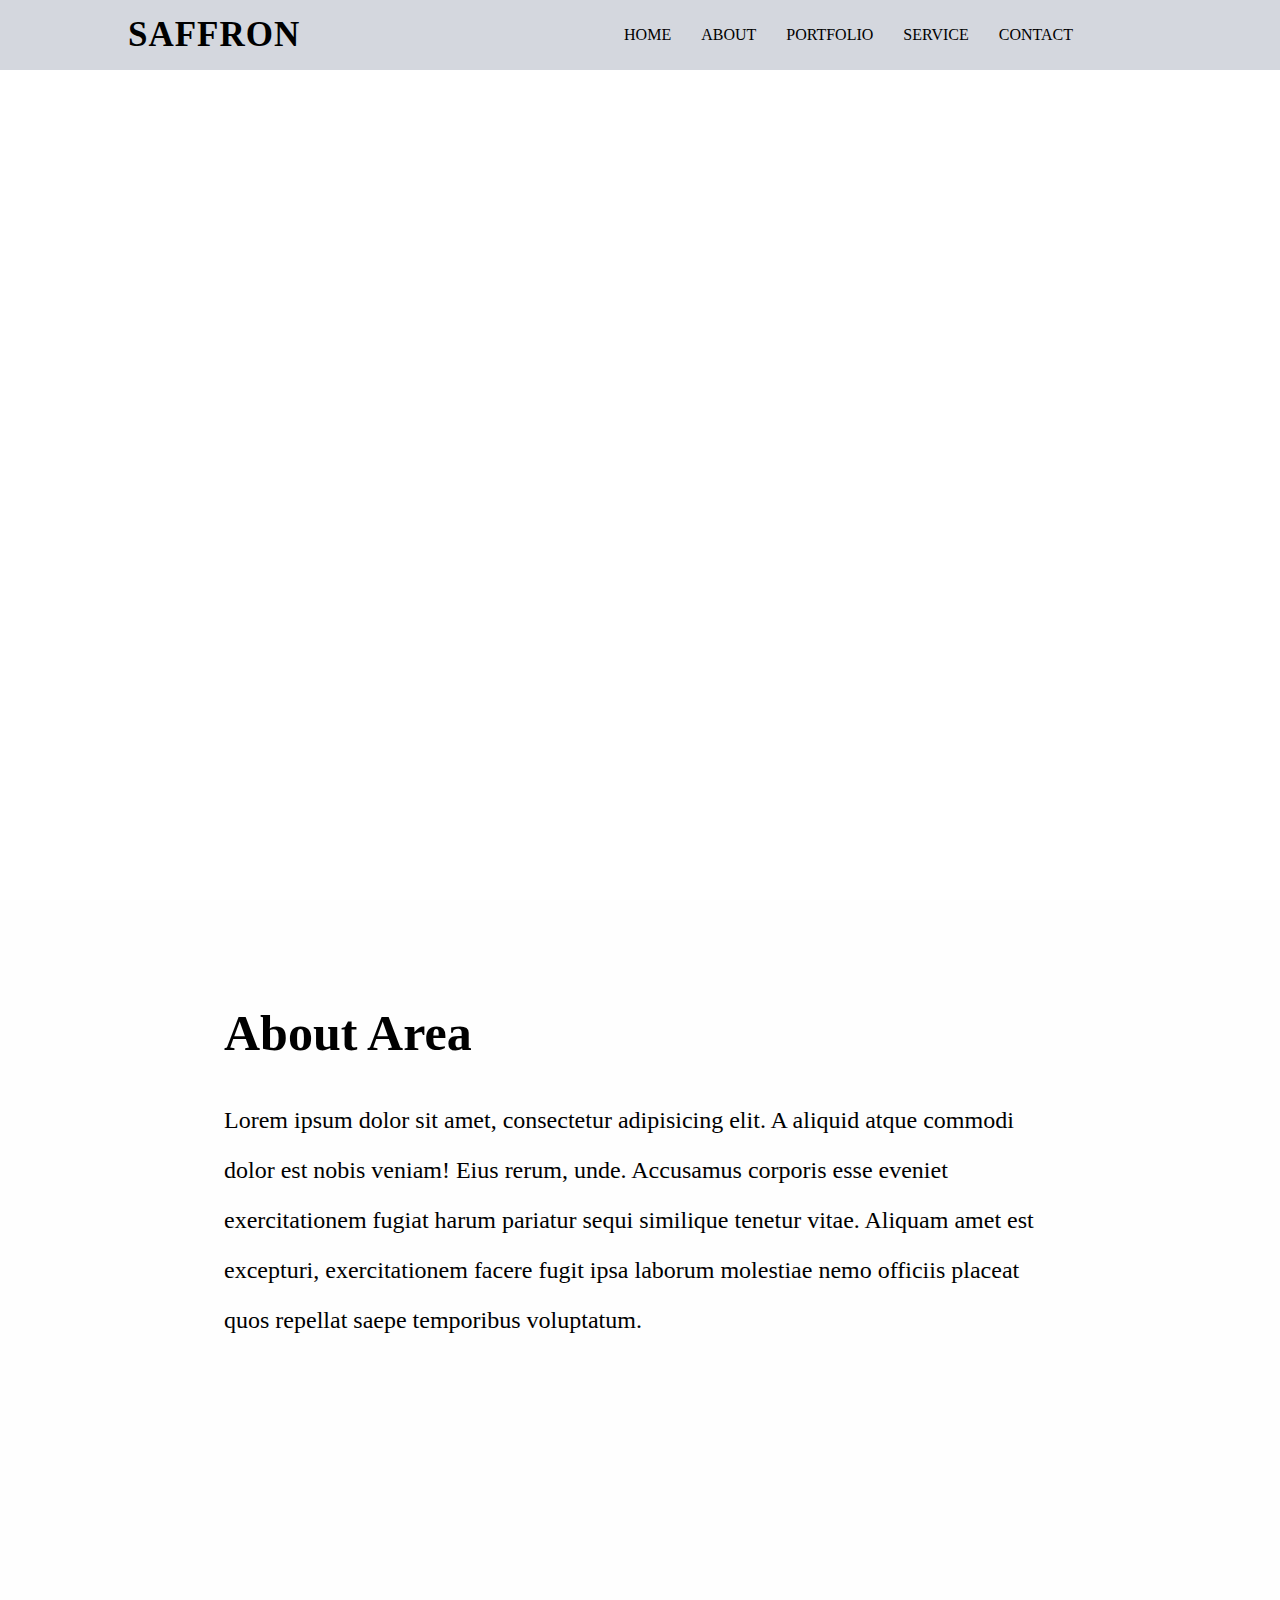
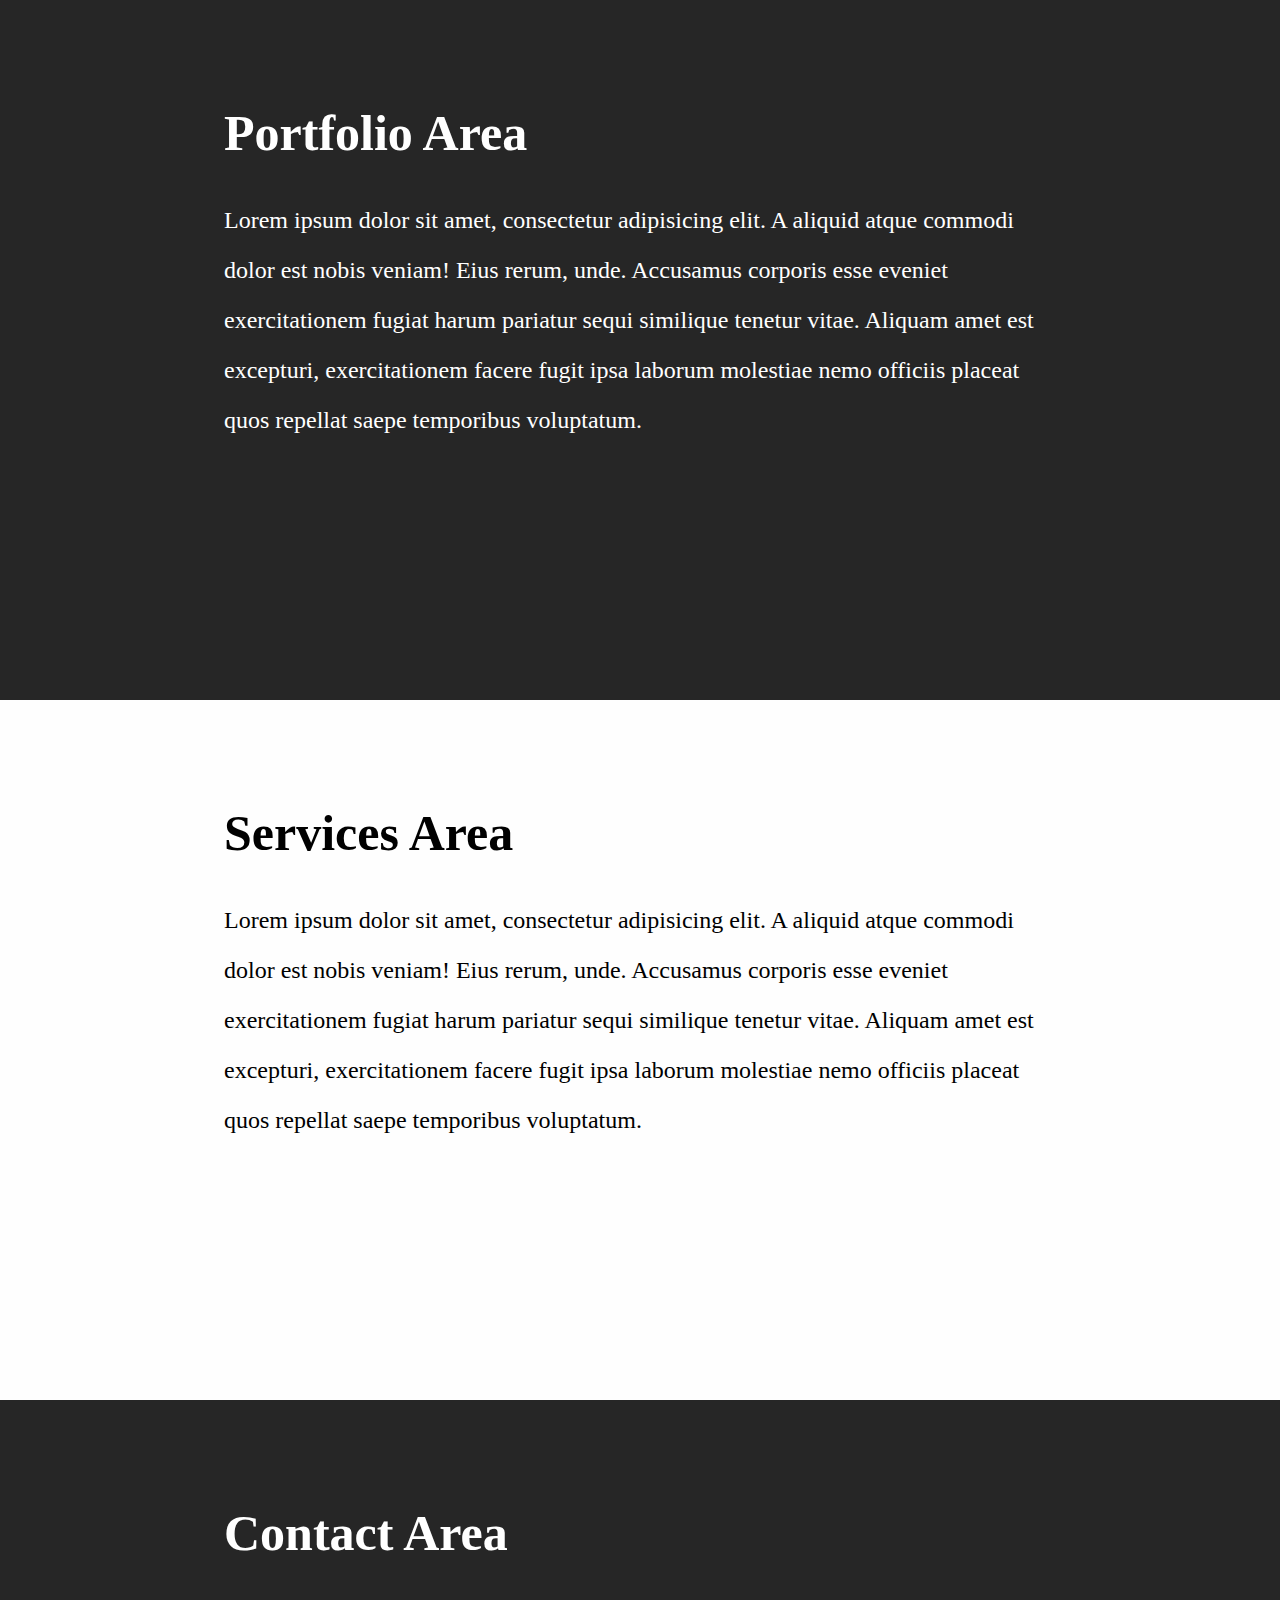
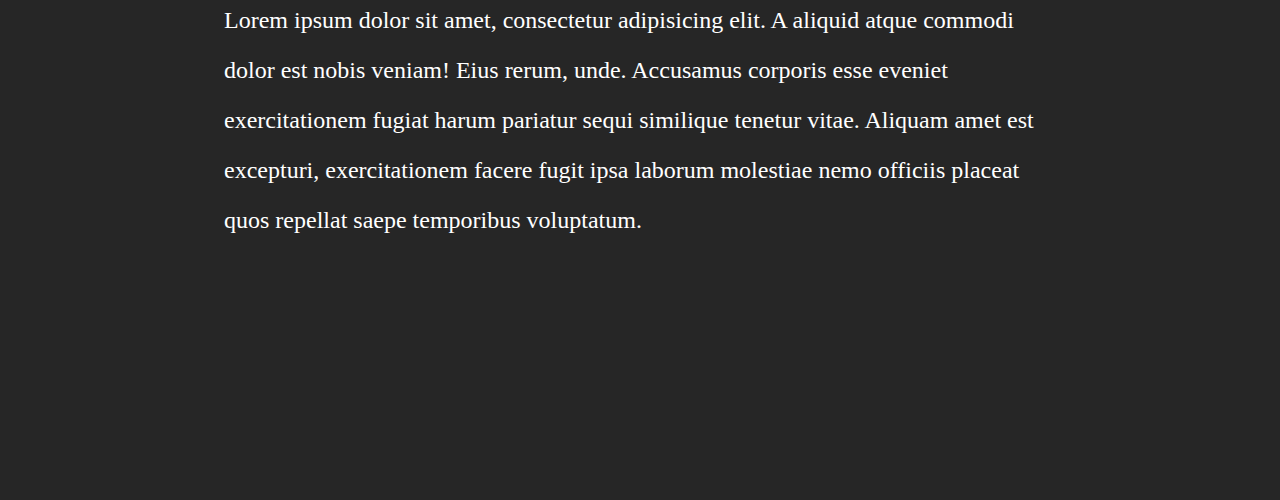
<file: abc.html>
<!DOCTYPE html>
<html lang="en">

<head>
    <meta charset="UTF-8">
    <meta http-equiv="X-UA-Compatible" content="IE=edge">
    <meta name="viewport" content="width=device-width, initial-scale=1.0">
    <link rel="stylesheet" href="abc.css">
    <title>Document</title>
</head>

<body>
    <div class="navbar">
        <a class="logo" href="#"> Saffron</a>
        <ul class="nav">
            <li><a href="#home">Home</a></li>
            <li><a href="#about">About</a></li>
            <li><a href="#portfolio">Portfolio</a></li>
            <li><a href="#services">Service</a></li>
            <li><a href="#contact">Contact</a></li>
        </ul>
    </div>
    <section class="banner-area" id="home">
    </section>

    <section class="about-area" id="about">
        <div class="text-part">
            <h1>
                About Area</h1>
            <p>
                Lorem ipsum dolor sit amet, consectetur adipisicing elit. A aliquid atque commodi dolor est nobis
                veniam!
                Eius rerum, unde. Accusamus corporis esse eveniet exercitationem fugiat harum pariatur sequi similique
                tenetur vitae. Aliquam amet est excepturi, exercitationem facere fugit ipsa laborum molestiae nemo
                officiis
                placeat quos repellat saepe temporibus voluptatum.</p>
        </div>
    </section>

    <section class="port-area" id="portfolio">
        <div class="text-part">
            <h1>
                Portfolio Area</h1>
            <p>
                Lorem ipsum dolor sit amet, consectetur adipisicing elit. A aliquid atque commodi dolor est nobis
                veniam!
                Eius rerum, unde. Accusamus corporis esse eveniet exercitationem fugiat harum pariatur sequi similique
                tenetur vitae. Aliquam amet est excepturi, exercitationem facere fugit ipsa laborum molestiae nemo
                officiis
                placeat quos repellat saepe temporibus voluptatum.</p>
        </div>
    </section>

    <section class="service-area" id="services">
        <div class="text-part">
            <h1>
                Services Area</h1>
            <p>
                Lorem ipsum dolor sit amet, consectetur adipisicing elit. A aliquid atque commodi dolor est nobis
                veniam!
                Eius rerum, unde. Accusamus corporis esse eveniet exercitationem fugiat harum pariatur sequi similique
                tenetur vitae. Aliquam amet est excepturi, exercitationem facere fugit ipsa laborum molestiae nemo
                officiis
                placeat quos repellat saepe temporibus voluptatum.</p>
        </div>
    </section>

    <section class="contact-area" id="contact">
        <div class="text-part">
            <h1>
                Contact Area</h1>
            <p>
                Lorem ipsum dolor sit amet, consectetur adipisicing elit. A aliquid atque commodi dolor est nobis
                veniam!
                Eius rerum, unde. Accusamus corporis esse eveniet exercitationem fugiat harum pariatur sequi similique
                tenetur vitae. Aliquam amet est excepturi, exercitationem facere fugit ipsa laborum molestiae nemo
                officiis
                placeat quos repellat saepe temporibus voluptatum.</p>
        </div>
    </section>

</body>

</html>
</file>
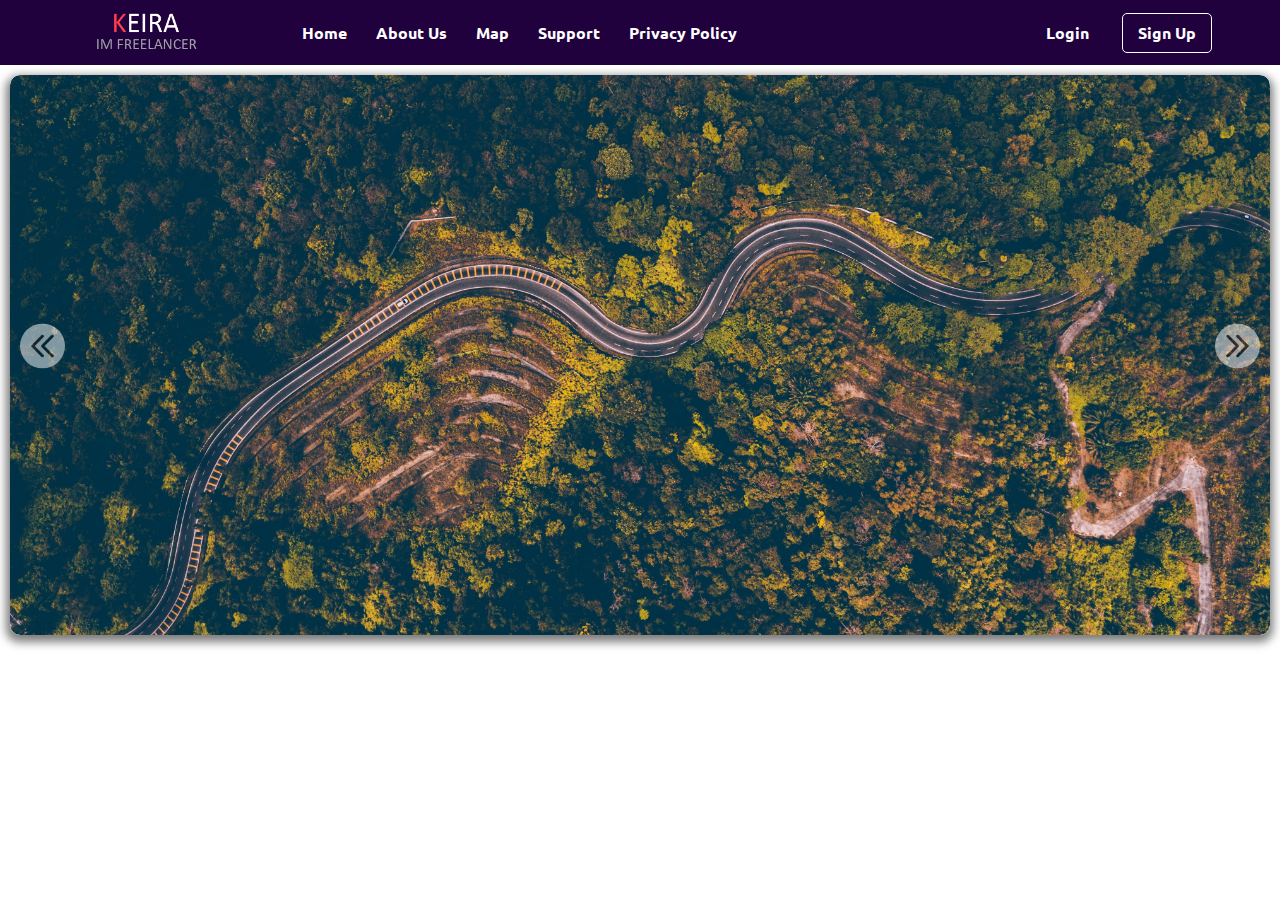
<file: homepage2.html>
<html lang="en">

<head>
    <meta charset="UTF-8">
    <meta http-equiv="X-UA-Compatible" content="IE=edge">
    <meta name="viewport" content="width=device-width, initial-scale=1.0">
    <link rel="stylesheet" href="./css/homepage2.css">
    <title>Perfect Path</title>
</head>
<style>
    @import url('https://fonts.googleapis.com/css2?family=Ubuntu:wght@300&display=swap');
</style>

<body>

    <!--------------------------- NAVBAR ------------------------------>

    <nav class="navbar">
        <ul class="left-menu">
            <li class="item-logo">
                <a href="./homepage2.html">
                    <img class="logo" src="./Image/cropped-logo-KEIRA.png" alt="Logo">
                </a>
            </li>

            <div class="item-menu" id="left-dropdown">
                <li class="item">
                    <a href="./homepage2.html">Home</a>
                </li>

                <li class="item">
                    <a href="#">About Us</a>
                </li>

                <li class="item">
                    <a href="#">Map</a>
                </li>

                <li class="item">
                    <a href="#">Support</a>
                </li>

                <li class="item">
                    <a href="./Privacypolicy.html">Privacy Policy</a>
                </li>
            </div>
        </ul>

        <ul class="right-menu" id="right-dropdown">
            <li class="item">
                <a href="./login.html">Login</a>
            </li>

            <li class="signup-btn">
                <a href="./signup.html">Sign Up</a>
            </li>
        </ul>

        <div class="hide-login">
            <div class="login-logo" onclick="onClicklogo()">
                <img src="./Image/pngwing.com.png" alt="">
            </div>

            <div class="hamburger" id="menu" onclick="onClickMenu()">
                <div class="bar1"></div>
                <div class="bar2"></div>
                <div class="bar3"></div>
            </div>
        </div>
    </nav>

    <!--------------------------- NAVBAR ------------------------------>

    <!--------------------------- SLIDER ------------------------------>

    <div class="wrapper">
        <div class="prev-btn">
            <img src="./Image/left-arrow.png" alt="">
        </div>

        <div class="slide-container">
            <div class="slide-image">
                <img src="./Image/slider-image/pexels-deva-darshan-1064129.jpg" alt="">
            </div>

            <div class="slide-image">
                <img src="./Image/slider-image/pexels-scott-webb-1029639.jpg" alt="">
            </div>

            <div class="slide-image">
                <img src="./Image/slider-image/pexels-pixabay-220201.jpg" alt="">
            </div>

            <div class="slide-image">
                <img src="./Image/slider-image/pexels-porapak-apichodilok-346696.jpg" alt="">
            </div>
        </div>

        <div class="next-btn">
            <img src="./Image/right-arrow.png" alt="">
        </div>
    </div>

    <div class="navigation-dots"></div>

    <!--------------------------- SLIDER ------------------------------>

    <script src="./javascript/Homepage2.js"></script>
</body>

</html>
</file>
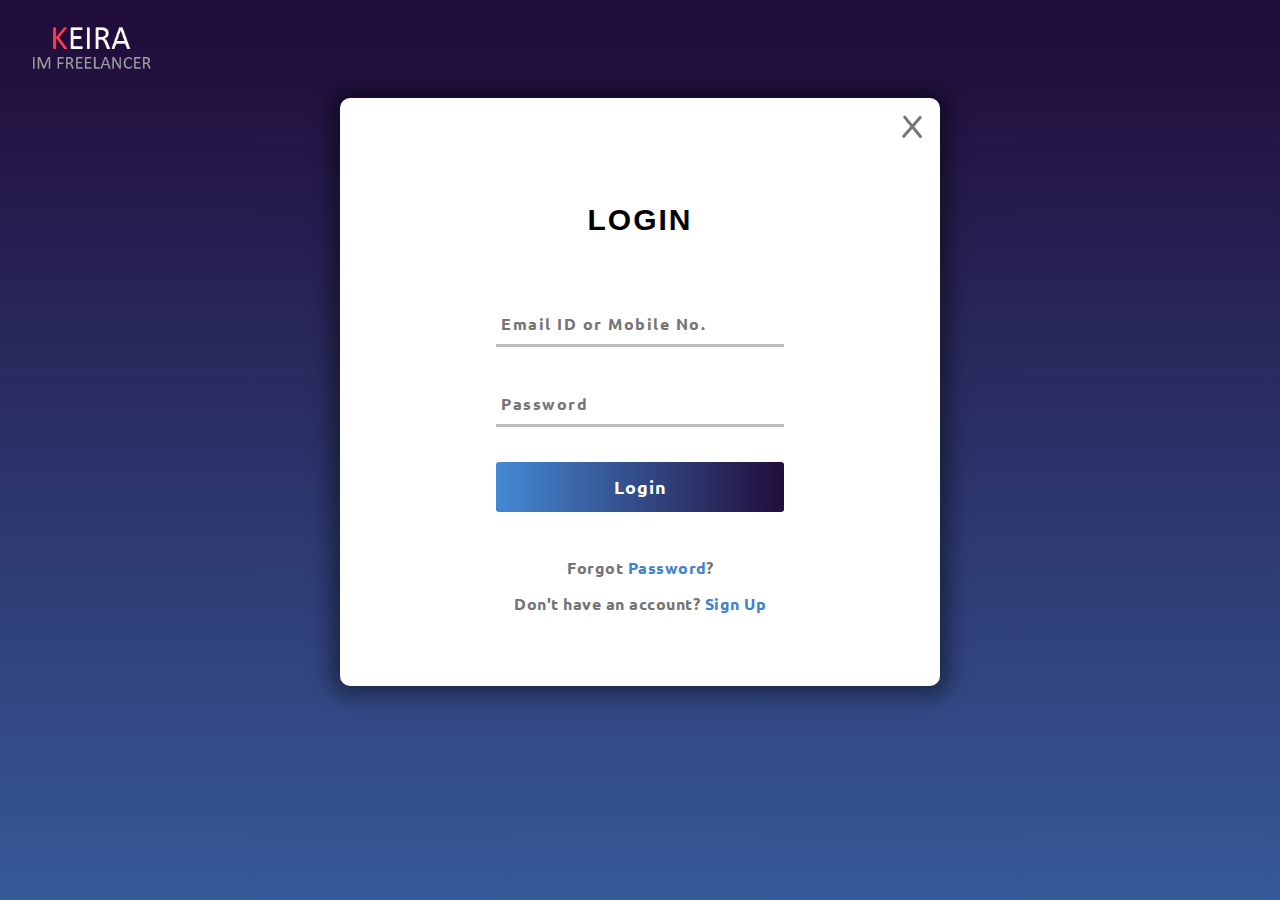
<file: login.html>
<html lang="en">
<head>
    <meta charset="UTF-8">
    <meta http-equiv="X-UA-Compatible" content="IE=edge">
    <meta name="viewport" content="width=device-width, initial-scale=1.0">
    <link rel="stylesheet" href="./css/login.css">
    <!-- <link rel="stylesheet" href="./css/homepage2.css"> -->
    <title>Login || NAVIGATOR</title>
</head>
<style>
    @import url('https://fonts.googleapis.com/css2?family=Ubuntu:wght@300&display=swap');
</style>

<body>
    <!--------------------------- NAVLOGO ------------------------------>

    <ul class="left-menu">
        <li>
            <img class="logo" src="./Image/cropped-logo-KEIRA.png" alt="Logo">
        </li>
    </ul>
    <!--------------------------- NAVLOGO ------------------------------>

    <section class="container">
        <div class="login-box">
            <div class="close-btn">
                <a href="./index.html">
                    <div class="bar1"></div>
                    <div class="bar2"></div>
                </a>
            </div>

            <div class="heading-login">
                <h1>LOGIN</h1>
            </div>
            
            <form action="" class="form-for-login">
                <label class="boxes" for="">
                    <input type="text" placeholder="Email ID or Mobile No.">
                </label>

                <label class="boxes" for="">
                    <input type="password" placeholder="Password">
                </label>

                <label class="login-btn" for="">
                    <button>Login</button>
                </label>
            </form>

            <div class="forget-pswd">
                <p>Forgot <a href="./resetpswd.html">Password</a>?</p>
            </div>

            <div class="signup-line">
                <p>Don't have an account? <a href="./signup.html">Sign Up</a></p>
            </div>
        </div>
    </section>
</body>
</html>
</file>
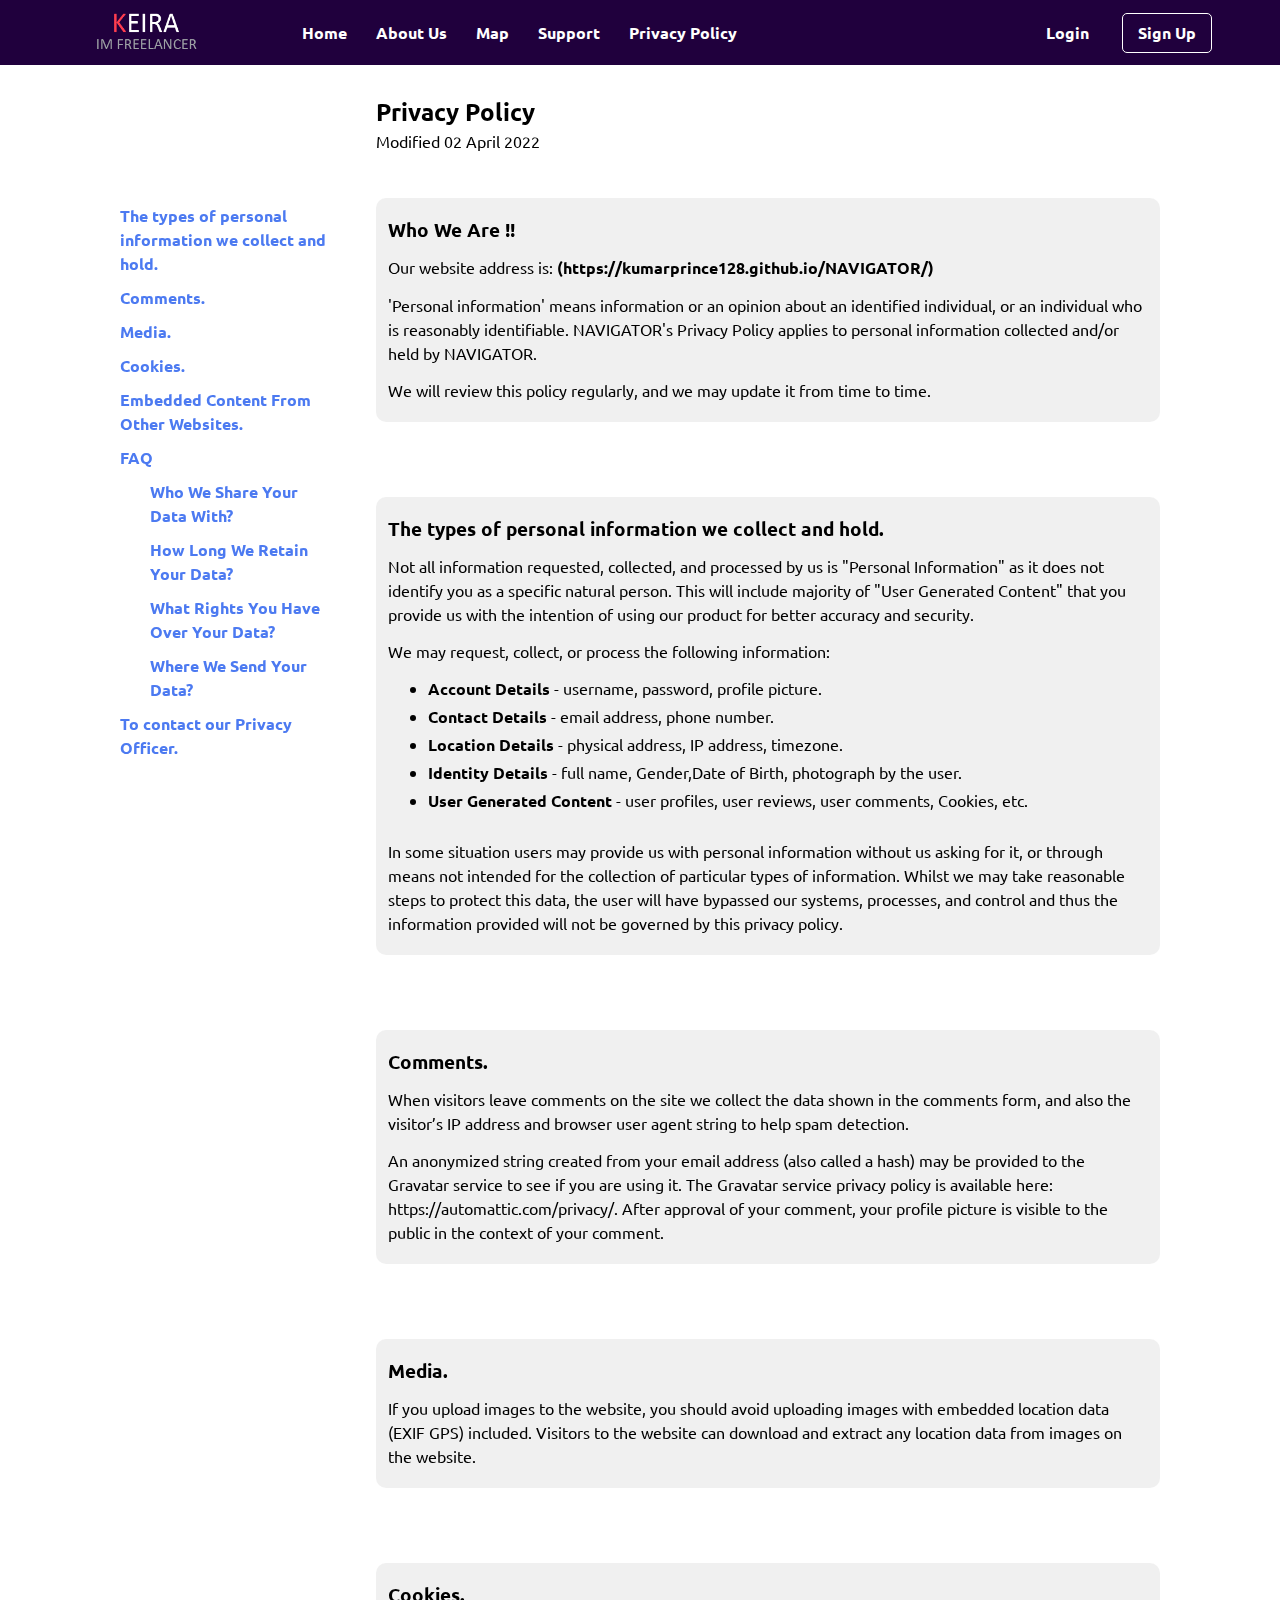
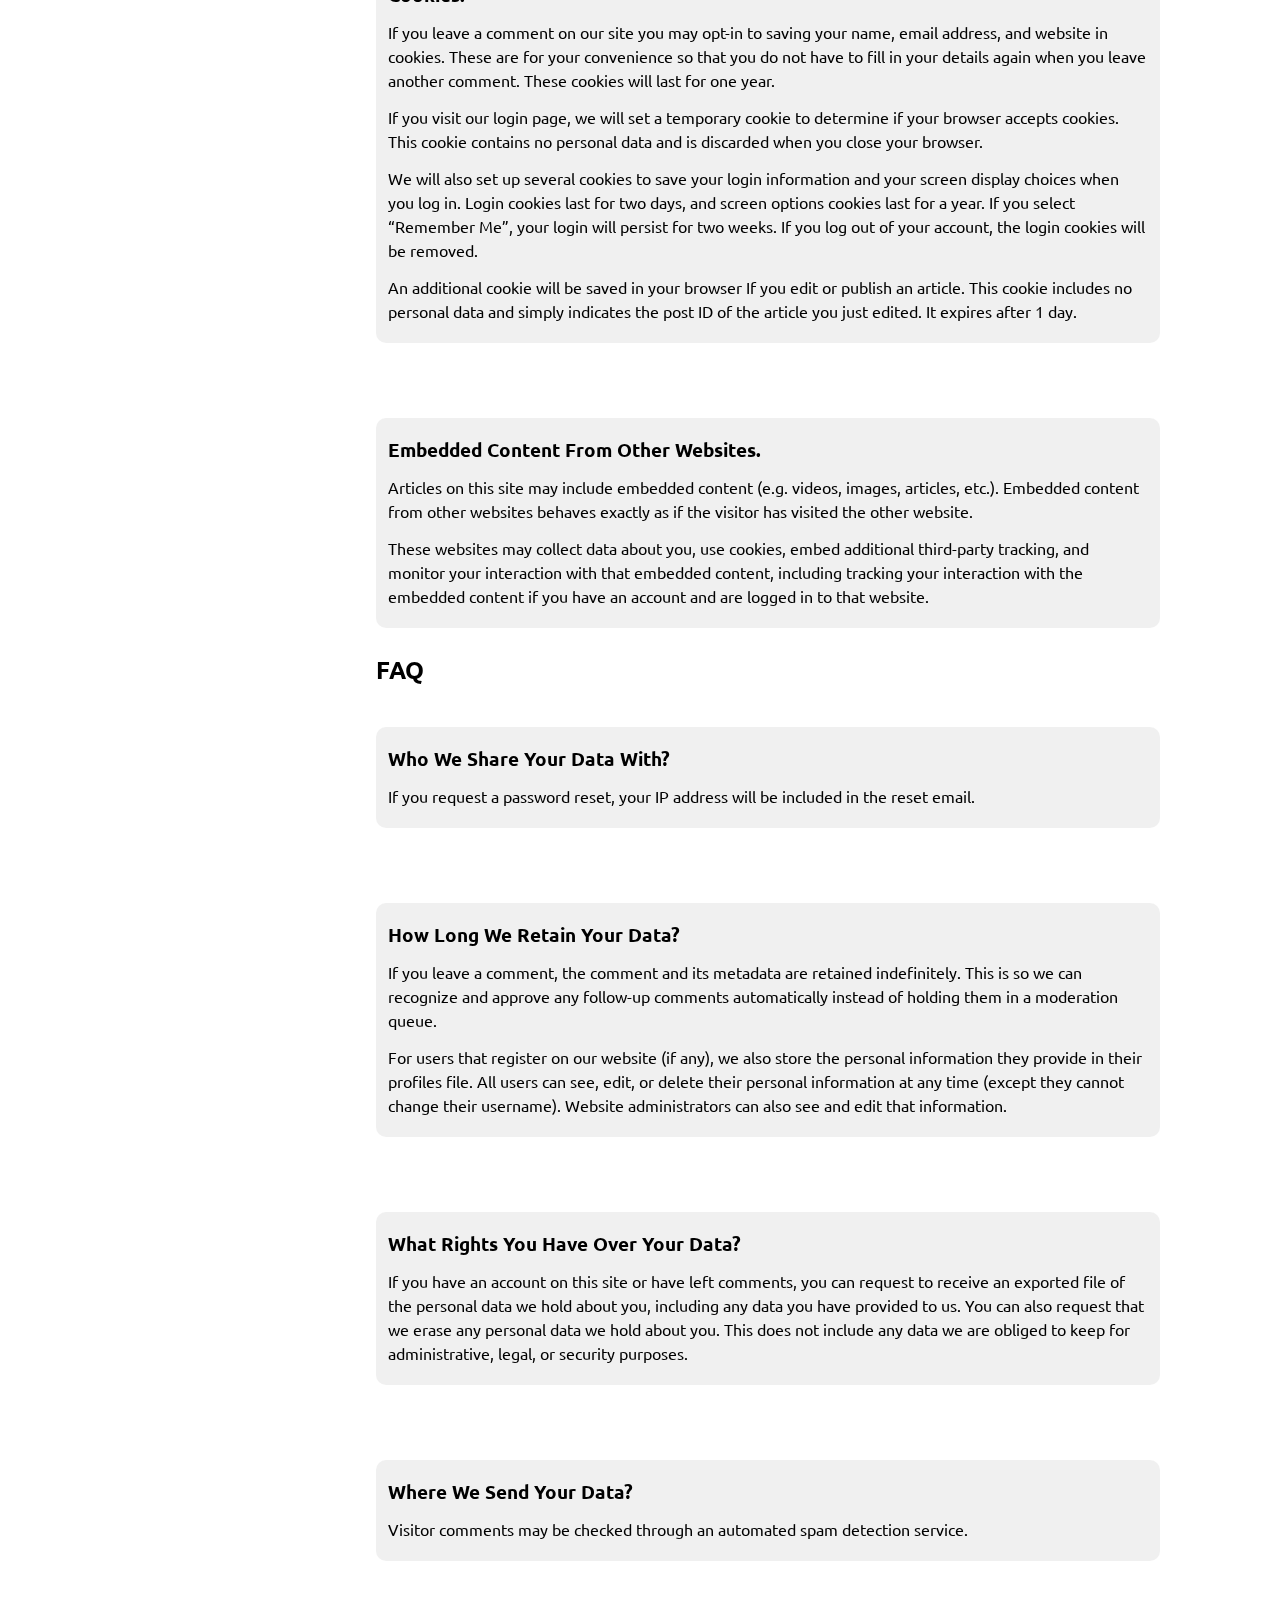
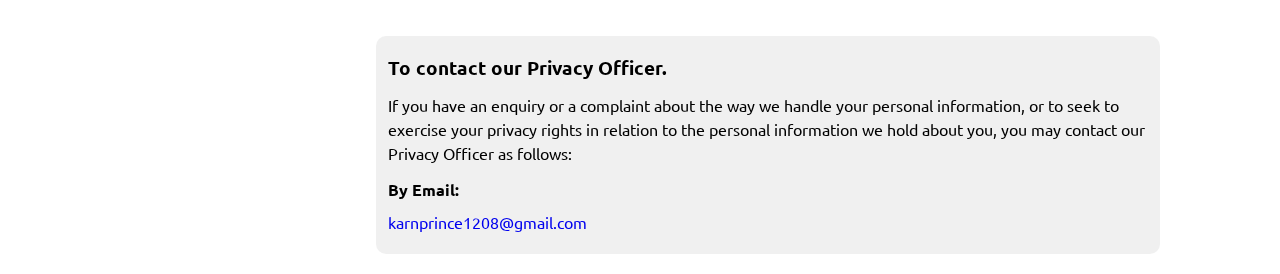
<file: Privacypolicy.html>
<html lang="en">

<head>
    <meta charset="UTF-8">
    <meta http-equiv="X-UA-Compatible" content="IE=edge">
    <meta name="viewport" content="width=device-width, initial-scale=1.0">
    <link rel="stylesheet" href="./css/index.css">
    <link rel="stylesheet" href="./css/privacypolicy.css">
    <title>Privacy Policy || NAVIGATOR</title>
</head>
<style>
    @import url('https://fonts.googleapis.com/css2?family=Ubuntu:wght@300&display=swap');
</style>

<body>

    <!--------------------------- NAVBAR ------------------------------>

    <nav class="navbar">
        <ul class="left-menu">
            <li class="item-logo">
                <a href="./index.html">
                    <img class="logo" src="./Image/cropped-logo-KEIRA.png" alt="Logo">
                </a>
            </li>
    
            <div class="item-menu">
                <li class="item">
                    <a href="./index.html">Home</a>
                </li>
    
                <li class="item">
                    <a href="#">About Us</a>
                </li>
    
                <li class="item">
                    <a href="./map.html">Map</a>
                </li>
    
                <li class="item">
                    <a href="#">Support</a>
                </li>
    
                <li class="item">
                    <a href="./Privacypolicy.html">Privacy Policy</a>
                </li>
            </div>
        </ul>
    
        <ul class="right-menu" id="right-dropdown">
            <li class="item">
                <a href="./login.html">Login</a>
            </li>
    
            <li class="signup-btn">
                <a href="./signup.html">Sign Up</a>
            </li>
        </ul>
    
        <!-- Login logo + Hamburger Section at 800px -->
        
        <div class="hide-login">
            <div class="login-logo" onclick="onClicklogo()">
                <img src="./Image/pngwing.com.png" alt="">
            </div>
        
            <!-- Hamburger at 800px -->
        
            <div class="hamburger1" id="menu1">
                <div class="bar1" id="barsAt800px"></div>
                <div class="bar2" id="barsAt800px"></div>
                <div class="bar3" id="barsAt800px"></div>
            </div>
        
            <!-- Hamburger at 375px -->
        
            <div class="hamburger2" id="menu2">
                <div class="bar1" id="barsAt375px"></div>
                <div class="bar2" id="barsAt375px"></div>
                <div class="bar3" id="barsAt375px"></div>
            </div>
        </div>
    </nav>
        
    <!--------------------------- NAVBAR ------------------------------>
    
    
    <!--------------------------- DROPDOWN NAV AT 800PX ----------------------------->
    
    <nav>
        <ul class="change" id="left-dropdown">
            <div class="dropdown-at-800px" id="navMenuAt800px">
                <li class="item">
                    <a href="./index.html" id="navMenuAt800px">Home</a>
                </li>
    
                <li class="item">
                    <a href="#" id="navMenuAt800px">About Us</a>
                </li>
    
                <li class="item">
                    <a href="./map.html" id="navMenuAt800px">Map</a>
                </li>
    
                <li class="item">
                    <a href="#" id="navMenuAt800px">Support</a>
                </li>
    
                <li class="item">
                    <a href="./Privacypolicy.html" id="navMenuAt800px">Privacy Policy</a>
                </li>
            </div>
        </ul>
    </nav>
    
    <!--------------------------- DROPDOWN NAV AT 800PX ----------------------------->
    
    <!--------------------------- DROPDOWN NAV AT 375PX ------------------------------>
    
    <nav>
        <ul class="full-menu" id="full-dropdown">
            <div class="dropdown-at-375px" id="navMenuAt375px">
                <li class="item">
                    <a href="./login.html" id="navMenuAt375px">Login</a>
                </li>
    
                <li class="item">
                    <a href="./signup.html" id="navMenuAt375px">Sign Up</a>
                </li>
    
                <li class="item">
                    <a href="./index.html" id="navMenuAt375px">Home</a>
                </li>
    
                <li class="item">
                    <a href="#" id="navMenuAt375px">About Us</a>
                </li>
    
                <li class="item">
                    <a href="./map.html" id="navMenuAt375px">Map</a>
                </li>
    
                <li class="item">
                    <a href="#" id="navMenuAt375px">Support</a>
                </li>
    
                <li class="item">
                    <a href="./Privacypolicy.html" id="navMenuAt375px">Privacy Policy</a>
                </li>
            </div>
        </ul>
    </nav>
    
    <!--------------------------- DROPDOWN NAV AT 375PX ------------------------------>

    <!--------------------------- PRIVACY POLICY TEXT ------------------------------>
    <div class="container">
        <div class="container-1">
            <ul>
                <li>
                    <a href="#type-of-personal-information">
                        The types of personal information we collect and hold.
                    </a>
                </li>

                <li>
                    <a href="#comments">
                        Comments.
                    </a>
                </li>

                <li>
                    <a href="#media">
                        Media.
                    </a>
                </li>

                <li>
                    <a href="#cookies">
                        Cookies.
                    </a>
                </li>

                <li>
                    <a href="#embedded-content">
                        Embedded Content From Other Websites.
                    </a>
                </li>

                <li>
                    <a href="#faq">
                        FAQ
                    </a>
                    <ul>
                        <li>
                            <a href="#share-your-data">
                                Who We Share Your Data With?
                            </a>
                        </li>

                        <li>
                            <a href="#retain-your-data">
                                How Long We Retain Your Data?
                            </a>
                        </li>

                        <li>
                            <a href="#right-over-your-data">
                                What Rights You Have Over Your Data?
                            </a>
                        </li>

                        <li>
                            <a href="#send-your-data">
                                Where We Send Your Data?
                            </a>
                        </li>
                    </ul>
                </li>

                <li>
                    <a href="#privacy-officer">
                        To contact our Privacy Officer.
                    </a>
                </li>
            </ul>
        </div>

        <div class="container-2">
            <h2>Privacy Policy</h2>
            <p class="modified-date">Modified 02 April 2022</p>

            <section>
                <div class="text-area">
                    <h3>Who We Are !!</h3>
                
                    <p>Our website address is: <strong>(https://kumarprince128.github.io/NAVIGATOR/)</strong></p>
                
                    <p>'Personal information' means information or an opinion about an identified individual, or an
                        individual
                        who
                        is
                        reasonably identifiable. NAVIGATOR's Privacy Policy applies to personal information collected
                        and/or
                        held
                        by
                        NAVIGATOR.
                    </p>
                
                    <p>We will review this policy regularly, and we may update it from time to time.</p>
                </div>
            </section>

            <section class="section-1" id="type-of-personal-information">
                <div class="text-area">
                    <h3>The types of personal information we collect and hold.</h3>
                
                    <p>
                        Not all information requested, collected, and processed by us is "Personal Information" as it does
                        not
                        identify you as a
                        specific natural person. This will include majority of "User Generated Content" that you provide us
                        with
                        the
                        intention
                        of using our product for better accuracy and security.
                    </p>
                
                    <p>
                        We may request, collect, or process the following information:
                
                    <ul class="information-details">
                        <li> <strong>Account Details</strong> - username, password, profile picture.</li>
                        <li> <strong>Contact Details</strong> - email address, phone number.</li>
                        <li><strong>Location Details</strong> - physical address, IP address, timezone.</li>
                        <li><strong>Identity Details</strong> - full name, Gender,Date of Birth, photograph by the user.
                        </li>
                        <li><strong>User Generated Content</strong> - user profiles, user reviews, user comments, Cookies,
                            etc.
                        </li>
                    </ul>
                    </p>
                
                    <p>
                        In some situation users may provide us with personal information without us asking for it, or
                        through
                        means
                        not intended
                        for the collection of particular types of information. Whilst we may take reasonable steps to
                        protect
                        this
                        data, the
                        user will have bypassed our systems, processes, and control and thus the information provided will
                        not
                        be
                        governed by
                        this privacy policy.
                    </p>
                </div>
            </section>
            
            <section class="section-1" id="comments">
                <div class="text-area">
                    <h3>Comments.</h3>
                
                    <p>When visitors leave comments on the site we collect the data shown in the comments form, and also the
                        visitor’s
                        IP address and browser user agent string to help spam detection.
                    </p>
                
                    <p>An anonymized string created from your email address (also called a hash) may be provided to the
                        Gravatar
                        service
                        to see if you are using it. The Gravatar service privacy policy is available here:
                        https://automattic.com/privacy/. After approval of your comment, your profile picture is visible to
                        the
                        public
                        in the context of your comment.
                    </p>
                </div>
            </section>
            
            <section class="section-1" id="media">
                <div class="text-area">
                    <h3>Media.</h3>
                
                    <p>If you upload images to the website, you should avoid uploading images with embedded location data
                        (EXIF
                        GPS)
                        included. Visitors to the website can download and extract any location data from images on the
                        website.
                    </p>
                </div>
            </section>
            
            <section class="section-1" id="cookies">
                <div class="text-area">
                    <h3>Cookies.</h3>
                
                    <p>
                        If you leave a comment on our site you may opt-in to saving your name, email address, and website in
                        cookies.
                        These are
                        for your convenience so that you do not have to fill in your details again when you leave another
                        comment.
                        These
                        cookies
                        will last for one year.
                    </p>
                
                    <p>
                        If you visit our login page, we will set a temporary cookie to determine if your browser accepts
                        cookies.
                        This
                        cookie
                        contains no personal data and is discarded when you close your browser.
                    </p>
                
                    <p>
                        We will also set up several cookies to save your login information and your screen display choices
                        when
                        you
                        log
                        in.
                        Login cookies last for two days, and screen options cookies last for a year. If you select “Remember
                        Me”,
                        your
                        login
                        will persist for two weeks. If you log out of your account, the login cookies will be removed.
                    </p>
                
                    <p>
                        An additional cookie will be saved in your browser If you edit or publish an article. This cookie
                        includes
                        no
                        personal
                        data and simply indicates the post ID of the article you just edited. It expires after 1 day.
                    </p>
                </div>
            </section>

            <section class="section-1" id="embedded-content">
                <div class="text-area">
                    <h3>Embedded Content From Other Websites.</h3>
                
                    <p>
                        Articles on this site may include embedded content (e.g. videos, images, articles, etc.). Embedded
                        content
                        from
                        other
                        websites behaves exactly as if the visitor has visited the other website.
                    </p>
                
                    <p>
                        These websites may collect data about you, use cookies, embed additional third-party tracking, and
                        monitor
                        your
                        interaction with that embedded content, including tracking your interaction with the embedded
                        content if
                        you
                        have an
                        account and are logged in to that website.
                    </p>
                
                </div>
            </section>
            
            <section class="section-1" id="share-your-data">
                <div>
                    <h2 id="faq">FAQ</h2>
                </div>
                
                <div class="text-area">
                    <h3>Who We Share Your Data With?</h3>
                
                    <p>
                        If you request a password reset, your IP address will be included in the reset email.
                    </p>
                </div>
            </section>
            
            <section class="section-1" id="retain-your-data">
                <div class="text-area">
                    <h3>How Long We Retain Your Data?</h3>
                
                    <p>
                        If you leave a comment, the comment and its metadata are retained indefinitely. This is so we can
                        recognize
                        and
                        approve
                        any follow-up comments automatically instead of holding them in a moderation queue.
                    </p>
                
                    <p>
                        For users that register on our website (if any), we also store the personal information they provide
                        in
                        their
                        profiles
                        file. All users can see, edit, or delete their personal information at any time (except they cannot
                        change
                        their
                        username). Website administrators can also see and edit that information.
                    </p>
                </div>
            </section>
            
            <section class="section-1" id="right-over-your-data">
                <div class="text-area">
                    <h3>What Rights You Have Over Your Data?</h3>
                
                    <p>
                        If you have an account on this site or have left comments, you can request to receive an exported
                        file
                        of
                        the
                        personal
                        data we hold about you, including any data you have provided to us. You can also request that we
                        erase
                        any
                        personal data
                        we hold about you. This does not include any data we are obliged to keep for administrative, legal,
                        or
                        security
                        purposes.
                    </p>
                </div>
            </section>
            
            <section class="section-1" id="send-your-data">
                <div class="text-area">
                    <h3>Where We Send Your Data?</h3>
                
                    <p>Visitor comments may be checked through an automated spam detection service.</p>
                </div>
            </section>
            
            <section class="section-1" id="privacy-officer">
                <div class="text-area">
                    <h3>To contact our Privacy Officer.</h3>
                
                    <p>
                        If you have an enquiry or a complaint about the way we handle your personal information, or to seek
                        to
                        exercise your
                        privacy rights in relation to the personal information we hold about you, you may contact our
                        Privacy
                        Officer as
                        follows:
                    </p>

                    <h4>By Email:</h4>
                    <a class="mail" href="mailto:karnprince1208@gamil.com">karnprince1208@gmail.com</a>
                </div>
            </section>
        </div>
    </div>
    <br>
    <!--------------------------- PRIVACY POLICY TEXT ------------------------------>

    <script src="./javascript/Homepage2.js"></script>
</body>

</html>
</file>
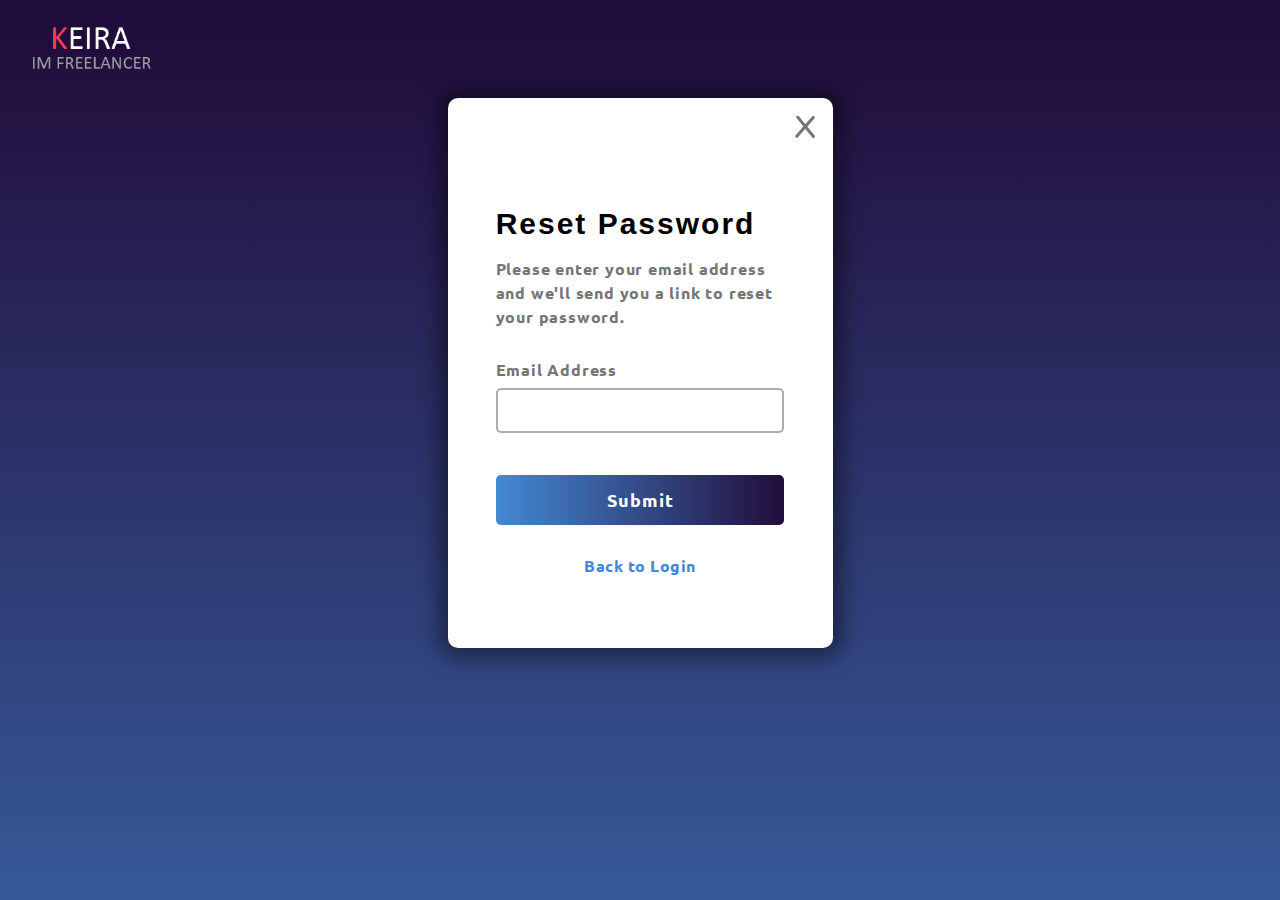
<file: resetpswd.html>
<html lang="en">
<head>
    <meta charset="UTF-8">
    <meta http-equiv="X-UA-Compatible" content="IE=edge">
    <meta name="viewport" content="width=device-width, initial-scale=1.0">
    <link rel="stylesheet" href="./css/resetpswd.css">
    <title>Reset Password || NAVIGATOR</title>
</head>

<style>
    @import url('https://fonts.googleapis.com/css2?family=Ubuntu:wght@300&display=swap');
</style>

<body>
    <!--------------------------- NAVLOGO ------------------------------>
    
    <ul class="left-menu">
        <li>
            <img class="logo" src="./Image/cropped-logo-KEIRA.png" alt="Logo">
        </li>
    </ul>
    <!--------------------------- NAVLOGO ------------------------------>
    
    <section class="container">
        <div class="reset-pswd-box">
            <div class="close-btn">
                <a href="./index.html">
                    <div class="bar1"></div>
                    <div class="bar2"></div>
                </a>
            </div>
            
            <div class="container-2">
                <div class="heading-reset-pswd">
                    <h1>Reset Password</h1>
                </div>

                <div class="reset-para">
                    <p>Please enter your email address and we'll send you a link to reset your password.</p>
                </div>
                
                <form action="" class="form-for-reset">
                    <div>
                        <p>Email Address</p>
                    </div>
                    <label class="boxes" for="">
                        <input type="email">
                    </label>
                
                    <!-- <div>
                        <p>OTP</p>
                    </div>
                
                    <label class="boxes" for="">
                        <input type="text">
                    </label> -->
                
                    <label class="submit-btn" for="">
                        <button>Submit</button>
                    </label>
                </form>

                <div class="back-to-login">
                    <p><a href="./login.html">Back to Login</a></p>
                </div>
            </div>
        </div>
    </section>
</body>
</html>
</file>
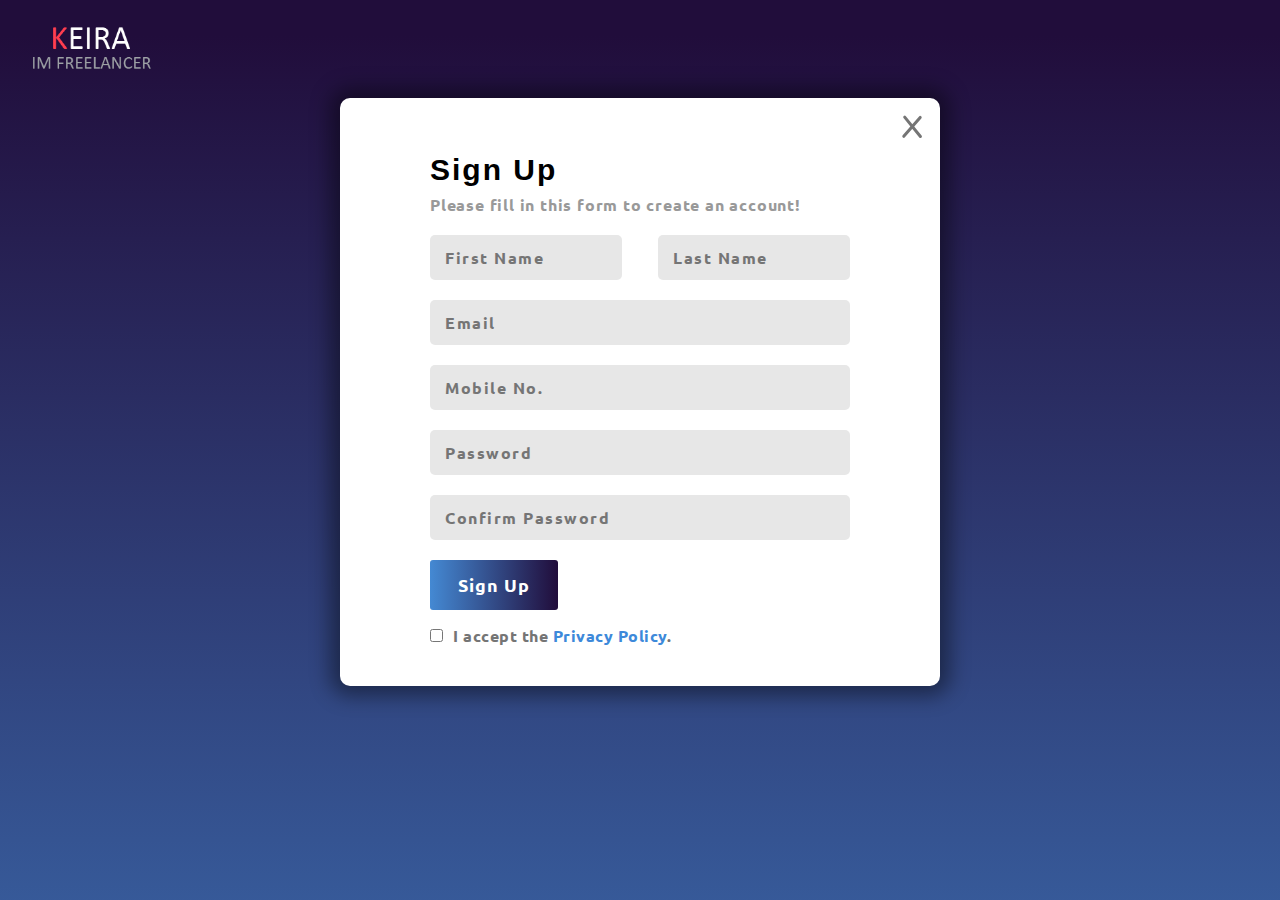
<file: signup.html>
<html lang="en">
<head>
    <meta charset="UTF-8">
    <meta http-equiv="X-UA-Compatible" content="IE=edge">
    <meta name="viewport" content="width=device-width, initial-scale=1.0">
    <link rel="stylesheet" href="./css/signup.css">
    <title>Sign Up || NAVIGATOR</title>
</head>

<style>
    @import url('https://fonts.googleapis.com/css2?family=Ubuntu:wght@300&display=swap');
</style>

<body>
    <!--------------------------- NAVLOGO ------------------------------>

    <ul class="left-menu">
        <li>
            <img class="logo" src="./Image/cropped-logo-KEIRA.png" alt="Logo">
        </li>
    </ul>
    <!--------------------------- NAVLOGO ------------------------------>

    <section class="container">
        <div class="signup-box">
            <div class="close-btn">
                <a href="./index.html">
                    <div class="bar1"></div>
                    <div class="bar2"></div>
                </a>
            </div>

            <div class="container-for-padding">
                <div class="heading-signup">
                    <h1>Sign Up</h1>
                </div>
                
                <div class="create-acc-heading">
                    <p>Please fill in this form to create an account!</p>
                </div>
                
                <form action="" class="form-for-signup">
                    <div class="name-box">
                        <label class="boxes" for="">
                            <input type="text" placeholder="First Name">
                        </label>
                
                        <label class="boxes" for="">
                            <input type="text" placeholder="Last Name">
                        </label>
                    </div>
                
                    <label class="boxes" for="">
                        <input type="email" placeholder="Email">
                    </label>

                    <label class="boxes" for="">
                        <input type="tel" placeholder="Mobile No.">
                    </label>

                    <label class="boxes" for="">
                        <input type="password" placeholder="Password">
                    </label>

                    <label class="boxes" for="">
                        <input type="password" placeholder="Confirm Password">
                    </label>
                
                    <label class="signup-btn" for="">
                        <button>Sign Up</button>
                    </label>

                    <div class="accept-statement">
                        <label class="policy-checkbox" for="">
                            <input type="checkbox">
                        </label>
                        <p>I accept the <a href="./Privacypolicy.html">Privacy Policy</a>.</p>
                    </div>
                </form>
            </div>
        </div>
    </section>
</body>
</html>
</file>
<file: abc.css>
html {
    scroll-behavior: smooth;
}

body {
    margin: 0;
    padding: 0;
    font-family: Poppins;
}

h1 {
    font-size: 50px;
    font-family: Audiowide;
}

p {
    font-size: 24px;
    line-height: 50px;
}

.navbar {
    position: fixed;
    display: flex;
    justify-content: center;
    align-items: center;
    flex-direction: row;
    flex-wrap: wrap;
    background-color: #D4D7DE;
    width: 100%;
    height: 70px;
    z-index: 1;
}

.nav {
    display: flex;
    justify-content: right;
    list-style: none;
    margin-right: 15%;
}

.logo {
    flex: 1 1 auto;
    margin-left: 10%;
    text-transform: uppercase;
    letter-spacing: 1px;
    font-weight: bold;
    font-size: 35px;
}

img {
    width: 20%;
}

a {
    margin: 15px;
    color: #000;
    text-decoration: none;
    text-transform: uppercase;
}

a:hover {
    color: #000;
}

.banner-area {
    position: relative;
    background-image: url(https://i.postimg.cc/GtRM7mdX/1.jpg);
    width: 100%;
    height: 100vh;
    background-repeat: no-repeat;
    background-size: cover;
}

.about-area,
.port-area,
.service-area,
.contact-area {
    position: relative;
    display: flex;
    justify-content: space-around;
    align-items: center;
    flex-wrap: wrap;
    flex-direction: row;
    width: 100%;
    height: 700px;
}

.text-part {
    width: 65%;
    height: 80%;
}

.about-area {
    background-color: #fefefe;
}

.port-area {
    background-color: #262626;
    color: #fff;
}

.service-area {
    background-color: #fefefe;
}

.contact-area {
    background-color: #262626;
    color: #fff;
}
</file>
<file: css/homepage2.css>
* {
    margin: 0;
    border: 0;
    box-sizing: border-box;
    font-family: 'Ubuntu', sans-serif;
    text-decoration: none;
}

.navbar {
    display: flex;
    height: 65px;
    width: 100%;
    min-width: 380px;
    background-color: rgb(32, 0, 61);
    /* background: linear-gradient(rgb(33, 13, 59) 10%, rgb(68, 137, 211) 319%); */
    /* flex-basis: 162%; */
    /* justify-content: center; */
    font-weight: 600;
    font-size: 100%;
}

.left-menu {
    list-style: none;
    display: flex;
    margin-left: 6%;
    align-items: center;
    /* margin-left: -4%; */
    /* flex-basis: 61%; */
    flex-shrink: 1;
    width: calc(100% - 30%);
}

.item-logo {
    width: calc(100% - 80%);
    min-width: 140px;
    /* margin-right: 100px; */
    /* flex-shrink: 1; */
}

.item-menu {
    display: flex;
    /* justify-content: space-evenly; */
    /* flex-basis: 100%; */
    /* flex-shrink: 1; */
    /* width: calc(100% - 61%); */
    justify-content: space-around;
    width: 29rem;
}

.right-menu {
    list-style: none;
    display: flex;
    align-items: center;
    width: 17rem;
    justify-content: space-evenly;
    flex-shrink: 3;
}

/* .item {
    padding: 20px;
} */

.logo {
    height: 65%;
    margin-left: calc(100% - 117%);
}

.item a {
    color: white;
}

.item a:hover {
    text-underline-offset: var(--offset, 0.3em);
    text-decoration: underline 0.15em;
    transition: text-decoration-color 800ms;
}

.item a:hover,
a:focus {
    text-decoration-color: orange;
}

.signup-btn {
    background-color: rgb(32, 0, 61);
    border: 1px solid white;
    border-radius: 5px;
    height: 40px;
    font-weight: 700;
    font-size: 100%;
    display: flex;
    align-items: center;
}

.signup-btn a {
    padding: 10px 15px;
    color: white;
}

.signup-btn a:hover {
    color: rgb(32, 0, 61);
    transition: all 400ms ease;
}

.signup-btn:hover {
    background-color: white;
    transition: all 700ms ease;
}

.hide-login {
    display: none;
    align-self: center;
    /* width: 18%; */
    /* flex-basis: 18%; */
    position: absolute;
    left: calc(100% - 98px);
}

.login-logo {
    border: 1px solid #fff;
    border-radius: 50px;
    height: 35px;
    width: 35px;
    align-self: center;
    background: #fff;
    display: flex;
    align-items: center;
    justify-content: center;
    cursor: pointer;
}

.login-logo img {
    width: 25px;
    height: 25px;
    display: flex;
    align-self: center;
}

@media (max-width: 1024px) {
    .right-menu {
        display: none;
    }

    .hide-login {
        display: flex;
        justify-content: end;
        flex-shrink: 1;
    }

    .login-dropdown {
        display: inherit;
        flex-direction: column;
        position: absolute;
        top: 4.5rem;
        height: 7rem;
        left: calc(100% - 145px);
        width: 8rem;
        background-color: #fff;
        box-shadow: 0px 6px 19px 3px #00000075;
        border-radius: 5px;
        padding: 0;
        z-index: 1;
    }

    .right-menu .item {
        width: 65%;
        display: flex;
        justify-content: center;
        border-radius: 5px;
    }

    .right-menu .item:hover {
        background-color: #80808066;
        transition: all 200ms ease;
    }

    .right-menu .item a {
        color: rgb(32, 0, 61);
        text-transform: uppercase;
        text-decoration: none;
        padding-top: 10px;
        padding-bottom: 10px;
        width: 100%;
        display: flex;
        justify-content: center;
    }

    .right-menu .signup-btn:hover {
        border: 2px solid rgb(32, 0, 61);
        border-radius: 5px;
        background-color: #fff;
    }

    .right-menu .signup-btn a:hover {
        color: rgb(32, 0, 61);
    }
}

.hamburger {
    display: none;
    cursor: pointer;
}

.bar1,
.bar2,
.bar3 {
    width: 28px;
    height: 2px;
    background-color: #fff;
    border-radius: 5px;
    margin: 6px 0;
    transition: 0.4s;
}

.icon .bar1 {
    -webkit-transform: rotate(-45deg) translate(-4px, 6px);
    transform: rotate(-45deg) translate(-4px, 6px);
}

.icon .bar2 {
    opacity: 0;
}

.icon .bar3 {
    -webkit-transform: rotate(45deg) translate(-5px, -8px);
    transform: rotate(45deg) translate(-5px, -8px);
}

@media (max-width: 800px) {
    .hamburger {
        display: block;
        position: absolute;
        right: calc(100% - 45px);
        top: -14px;
    }

    .item-menu {
        min-width: 420px;
        display: none;
    }

    .change {
        display: inherit;
        flex-direction: column;
        align-items: center;
        position: absolute;
        top: 4rem;
        left: 0;
        width: 100%;
        height: 15rem;
        background-color: #fff;
        box-shadow: 0px 6px 20px 20px #00000075;
        border-radius: 0 0 5px 5px;
        z-index: 2;
    }

    .item-menu .item a {
        color: rgb(32, 0, 61);
        text-transform: uppercase;
        padding-top: 10px;
        padding-bottom: 10px;
        display: flex;
        width: 100%;
        justify-content: center;
    }

    .item-menu .item {
        border-radius: 5px;
        display: flex;
        flex-wrap: nowrap;
        justify-content: center;
        width: 90%;
    }

    .item-menu .item:hover {
        background-color: rgb(32, 0, 61);
        width: 90%;
        transition: all 350ms ease;
    }

    .item-menu .item a:hover {
        color: #fff;
        text-decoration: none;
    }

    .login-logo {
        left: calc(100% - 50px);
        position: absolute;
    }

    .login-dropdown {
        left: calc(100% - 195px);
        position: absolute;
        z-index: 1;
    }
}

.wrapper {
    height: 35rem;
    margin: 10px;
    overflow: hidden;
    box-shadow: -0.5px 4px 10px 3px #00000085;
    border-radius: 10px;
}

.slide-container {
    position: relative;
    height: 35rem;
    border-radius: 10px;
    transition: 900ms cubic-bezier(0.48, 0.15, 0.18, 1);
}

.slide-image {
    width: 100%;
    height: 100%;
    position: absolute;
}

.slide-image img {
    width: 100%;
    height: 100%;
    object-fit: cover;
    border-radius: 10px;
}

.prev-btn img,
.next-btn img {
    height: 45px;
    position: absolute;
    z-index: 100;
    top: 21.6rem;
    transform: translateY(-50%);
    background: #fff;
    opacity: 0.5;
    margin: 0 20px;
    border-radius: 50%;
}

.prev-btn img {
    left: 0;
}

.next-btn img {
    right: 0;
}

.prev-btn img:hover,
.next-btn img:hover {
    opacity: 0.9;
    transition: all 250ms ease-in;
}

.navigation-dots {
    display: flex;
    width: 100%;
    height: 32px;
    position: absolute;
    align-items: center;
    justify-content: center;
    bottom: calc(100% - 620px);
    /* margin: 16px 0; */
}

.single-dot {
    /* background-color: rgba(119, 119, 119, 0.774); */
    height: 4px;
    width: 5%;
    max-width: 60px;
    /* border: 1px solid #000; */
    border-radius: 5px;
    cursor: pointer;
    transition: 400ms;
    margin: 0 8px;
    box-shadow: 0px 0px 9px 1px #979797;
}

.single-dot.active {
    background-color: #fff;
}
</file>
<file: css/login.css>
* {
    margin: 0;
    padding: 0;
    font-family: 'Ubuntu', sans-serif;
    font-weight: 600;
}

body {
    background: linear-gradient(rgb(33, 13, 59) 4%, rgb(68, 137, 211) 160%);
}

.left-menu {
    display: inline-block;
    margin: 22px;
}

.left-menu li {
    list-style: none;
}

.logo {
    height: 50px;
}

.container {
    display: flex;
    justify-content: center;
    align-items: center;
}

.login-box {
    width: 600px;
    height: 588px;
    top: 0;
    background-color: #fff;
    display: flex;
    flex-direction: column;
    align-items: center;
    border-radius: 10px;
    margin: 0 20%;
    box-shadow: 0px 0px 20px 10px #00000069;
}

.close-btn {
    display: flex;
    width: 100%;
    height: 55px;
    justify-content: end;
    align-items: center;
}

.bar1,
.bar2 {
    display: block;
    justify-content: end;
    width: 28px;
    height: 3px;
    background-color: rgb(117, 117, 117);
    border-radius: 5px;
    cursor: pointer;
}

.close-btn .bar1 {
    -webkit-transform: rotate(-49deg) translate(-11px, -9px);
    transform: rotate(-49deg) translate(-11px, -9px);
}

.close-btn .bar2 {
    -webkit-transform: rotate(411deg) translate(-9px, 10px);
    transform: rotate(411deg) translate(-9px, 10px)
}

.heading-login {
    display: flex;
    justify-content: center;
    align-items: end;
    margin-top: 50px;
    width: 50%;
}

.heading-login h1 {
    font-family: 'Franklin Gothic Medium', 'Arial Narrow', Arial, sans-serif;
    font-size: 30px;
    font-weight: bolder;
    letter-spacing: 2px
}

.form-for-login {
    padding: 30px 0px;
}

.boxes input {
    border: none;
    display: block;
    height: 45px;
    width: 18rem;
    padding: 0 5px;
    margin: 35px 0;
    border-bottom: 3px solid rgb(0 0 0 / 26%);
    letter-spacing: 1.5px;
    font-size: 16px;
}

.boxes input:hover,
input:focus {
    outline: none;
}

.login-btn button {
    border: none;
    font-size: large;
    background: linear-gradient(to left, rgb(33, 13, 59), rgb(68, 137, 211));
    color: #fff;
    width: 18rem;
    padding: 13px 7px;
    border-radius: 3px;
    letter-spacing: 1px;
    margin-bottom: 15px;
    cursor: pointer;
}

.forget-pswd p,
.signup-line p {
    color: rgb(117, 117, 117);
    letter-spacing: 0.5px;
    margin-bottom: 15px;
}

.forget-pswd a,
.signup-line a {
    text-decoration: none;
    color: rgb(65, 132, 204);
}

@media (max-width: 1008px) {
    .login-box {
        max-width: 385px;
    }
}

@media (max-width: 640px) {
    .container {
        height: 500px;
        margin-top: 6vh;
    }

    .login-box {
        height: 415px;
        background: transparent;
        width: 100%;
        margin: 0;
        color: #fff;
        box-shadow: none;
        display: flex;
        justify-content: end;
        align-items: center;
    }

    .close-btn {
        position: absolute;
        top: 15px;
        display: flex;
        justify-content: end;
        margin-right: 15px;
    }

    .bar1,
    .bar2 {
        background-color: #fff !important;
    }

    .boxes input {
        background: transparent;
        border: none !important;
        border: 1px solid #fff !important;
        border-radius: 3px;
        padding: 0 10px !important;
        color: #fff;
        box-shadow: none;
    }

    .boxes input::placeholder {
        color: rgba(255, 255, 255, 0.737) !important;
    }

    .boxes input:focus-visible {
        box-shadow: 0px 4px 7px 0px #fff;
        transition: all 200ms ease-in-out;
    }

    .login-btn button:hover {
        background: #fff;
        color: rgb(42, 46, 99);
        transition: 700ms cubic-bezier(0.48, 0.15, 0.18, 1) !important;
    }

    .forget-pswd p,
    .signup-line p {
        color: #fff !important;
    }

    .forget-pswd a,
    .signup-line a {
        text-decoration: none;
        color: rgb(128 189 255) !important;
    }
}

@media (max-width: 400px) {
    .form-for-login {
        width: 80%;
    }

    .boxes input {
        width: 100% !important;
        font-size: 80% !important;
    }

    .login-btn button {
        width: 100% !important;
        font-size: 100% !important;
    }

    .forget-pswd p,
    .signup-line p {
        font-size: 80% !important;
    }
}

@media (max-height: 720px) {
    .container {
        margin-top: 0px;
    }
}
</file>
<file: css/index.css>
html {
    scroll-behavior: smooth;
}

* {
    margin: 0;
    border: 0;
    box-sizing: border-box;
    font-family: 'Ubuntu', sans-serif;
    text-decoration: none;
}

.navbar {
    display: flex;
    height: 65px;
    width: 100%;
    background-color: rgb(32, 0, 61);
    font-weight: 600;
    font-size: 100%;
    position: relative;
    z-index: 1000;
}

.left-menu {
    list-style: none;
    display: flex;
    margin-left: 6%;
    align-items: center;
    flex-shrink: 1;
    width: calc(100% - 30%);
}

.item-logo {
    width: calc(100% - 80%);
    min-width: 140px;
}

.item-menu {
    display: flex;
    justify-content: space-around;
    width: 29rem;
}

.dropdown-at-800px {
    display: none;
}

.right-menu {
    list-style: none;
    display: flex;
    align-items: center;
    width: 17rem;
    justify-content: space-evenly;
    flex-shrink: 3;
}

.logo {
    height: 65%;
    margin-left: calc(100% - 117%);
}

.item a {
    color: white;
}

.item a:hover {
    text-underline-offset: var(--offset, 0.3em);
    text-decoration: underline 0.15em;
    transition: text-decoration-color 800ms;
}

.item a:hover,
a:focus {
    text-decoration-color: orange;
}

.signup-btn {
    background-color: rgb(32, 0, 61);
    border: 1px solid white;
    border-radius: 5px;
    height: 40px;
    font-weight: 700;
    font-size: 100%;
    display: flex;
    align-items: center;
}

.signup-btn a {
    padding: 10px 15px;
    color: white;
}

.signup-btn a:hover {
    color: rgb(32, 0, 61);
    transition: all 400ms ease;
}

.signup-btn:hover {
    background-color: white;
    transition: all 700ms ease;
}

.hide-login {
    display: none;
    align-self: center;
    /* width: 18%; */
    /* flex-basis: 18%; */
    position: absolute;
    left: calc(100% - 98px);
}

.login-logo {
    border: 1px solid #fff;
    border-radius: 50px;
    height: 35px;
    width: 35px;
    align-self: center;
    background: #fff;
    display: flex;
    align-items: center;
    justify-content: center;
    cursor: pointer;
}

.login-logo img {
    width: 25px;
    height: 25px;
    display: flex;
    align-self: center;
}

.hamburger1,
.hamburger2 {
    display: none;
    cursor: pointer;
}

.bar1,
.bar2,
.bar3 {
    width: 28px;
    height: 2px;
    background-color: #fff;
    border-radius: 5px;
    margin: 6px 0;
    transition: 0.4s;
}

.icon .bar1 {
    -webkit-transform: rotate(-45deg) translate(-4px, 6px);
    transform: rotate(-45deg) translate(-4px, 6px);
}

.icon .bar2 {
    opacity: 0;
}

.icon .bar3 {
    -webkit-transform: rotate(45deg) translate(-5px, -8px);
    transform: rotate(45deg) translate(-5px, -8px);
}

.dropdown-at-375px {
    display: none;
}

.wrapper {
    height: 40rem; /*/////////////35rem///////////////////////////////////*/
    margin: 10px;
    overflow: hidden;
    box-shadow: 0px 4px 10px 3px #00000085;
    border-radius: 10px;
}

.slide-container {
    position: relative;
    height: 40rem; /*//////////////35rem//////////////////////////////////*/
    border-radius: 10px;
    transition: 900ms cubic-bezier(0.48, 0.15, 0.18, 1);
    /* text-align: center; */
}

.slide-image {
    width: 100%;
    height: 100%;
    position: absolute;

}

.slide-image img {
    width: 100%;
    height: 100%;
    object-fit: cover;
    border-radius: 10px;
}

.slider-image-text {
    display: none;
    position: absolute;
    z-index: 2;
    /* top: calc(100% - 420px); */
    color: #fff;
    margin: 0px 10%;
}

.slider-image-text h1 {
    margin-bottom: 20px;
    font-size: 55px;
    /* font-weight: 900; */
    letter-spacing: 5px;
    font-family: 'Jost', sans-serif;
    font-weight: 700;
}

.slider-image-text p {
    font-weight: 600;
    font-size: 22px;
    letter-spacing: 3px;
    line-height: 35px;
    text-transform: capitalize;
    /* font-family: 'Jost', sans-serif;
    font-weight: 400; */
}

.overlay {
    background-color: #000;
    position: absolute;
    z-index: 1;
    width: 100%;
    height: 40rem; /*////////////////35rem////////////////////////////////*/
    border-radius: 10px;
    opacity: 0.4;
}

.slider-text-animation {
    top: 250px; /*////////////////200px////////////////////////////////*/
    animation: appear 1s ease-in-out forwards;
    display: block;
}

@keyframes appear {
    0% {
        opacity: 0;
        /* display: block; */
    }

    /* 40% {
        transform: translateY(-10px);
        opacity: 1;
    }

    60% {
        transform: translateY(-30px);
        opacity: 1;
    }


    80% {
        transform: translateY(-50px);
        opacity: 1;
    } */

    100% {
        transform: translateY(-100px);
        opacity: 1;
    }
}

.prev-btn img,
.next-btn img {
    height: 45px;
    position: absolute;
    z-index: 100;
    top: 24.6rem; /*//////////////21.6rem//////////////////////////////////*/
    transform: translateY(-50%);
    background: #fff;
    opacity: 0.5;
    margin: 0 20px;
    border-radius: 50%;
}

.prev-btn img {
    left: 0;
}

.next-btn img {
    right: 0;
}

.prev-btn img:hover,
.next-btn img:hover {
    opacity: 0.9;
    transition: all 250ms ease-in;
}

.navigation-dots {
    display: flex;
    width: 100%;
    height: 32px;
    position: absolute;
    align-items: center;
    justify-content: center;
    bottom: calc(100% - 695px); /*/////calc(100% - 620px)////////////////////////////////////*/
}

.single-dot {
    height: 4px;
    width: 5%;
    max-width: 60px;
    border-radius: 5px;
    cursor: pointer;
    transition: 400ms;
    margin: 0 8px;
    box-shadow: 0px 0px 9px 1px #979797;
}

.single-dot.active {
    background-color: #fff;
}

.aboutUs-contents {
    margin-top: 5rem;
    width: 100%;
}

.wrapper-2 {
    width: 100%;
    display: flex;
    justify-content: center;
}

.car-background-video {
    width: 100%;
    height: 62rem;
    position: absolute;
    z-index: 1;
    opacity: 0.2;
    object-fit: cover;
    pointer-events: none;
}

.aboutUs-area {
    width: 1110px;
    margin-top: 2rem;
    position: relative;
    z-index: 2;
}

.aboutUs-area h1 {
    font-family: 'Jost', sans-serif;
    font-size: 3.5rem;
    font-weight: 600;
}

.decoration-line {
    width: 6rem;
    height: 5px;
    background-color: #4974cd;
    border-radius: 5px;
}

.box-for-about-contents {
    margin-top: 3rem;
    display: flex;
    justify-content: space-between;
}

.box-for-about-contents p {
    width: 48%;
    line-height: 1.8rem;
    letter-spacing: 1px;
    word-wrap: break-word;
    font-weight: 600;
    /* display: inline-block; */
}

.aboutUs-video {
    width: 48%;
    height: 90%;
    border-radius: 5px;
    pointer-events: none;
    /* height: 20rem; */
    /* display: inline-block; */
}

.client-contents {
    margin-top: 5rem;
    width: 100%;
    display: flex;
    justify-content: center;
}

.client-contents {
    height: 25rem;
    color: #fff;
    background: linear-gradient(rgb(33, 13, 59) 4%, rgb(68, 137, 211) 160%);
    /* display: flex;
    justify-content: center; */
}

.client-area {
    width: 742px;
    display: flex;
    flex-direction: column;
    justify-content: center;
    align-items: center;
    text-align: center;
}

.client-area h1,
.contactForm-area h1 {
    font-family: 'Jost', sans-serif;
    font-size: 2rem;
    font-weight: 400;
    letter-spacing: 1px;
}

.client-area > img {
    width: 3%;
    margin-top: 3rem;
    margin-bottom: 1.5rem;
}

.client-area p {
    line-height: 1.5rem;
    letter-spacing: 1px;
}

.client-area > cite {
    margin-top: 1rem;
}

.service-contents {
    width: 100%;
    height: 40rem;
    display: flex;
    justify-content: center;
}

.service-area {
    width: 1200px;
    padding: 0 3rem;
    margin-top: 5rem;
}

.service-area > h1 {
    font-size: 3.5rem;
    font-family: 'Jost', sans-serif;
    font-weight: 600;
}

.service-area > .decoration-line {
    margin-left: 0.5rem;
}

.service-wrapper {
    width: 100%;
    margin-top: 2.5rem;
    display: flex;
    flex-direction: row;
    justify-content: space-between;
    align-items: center;
    flex-flow: wrap;
}

.service-box {
    width: 15rem;
    height: 20rem;
    margin: 18px;
    padding: 20px;
    border-radius: 10px;
    box-shadow: 5px 8px 11px 0px #97979785;
    background-color: #f2f2ff;
    display: flex;
    flex-direction: column;
    justify-content: center;
    text-align: center;
    /* transition: 0.3s !important; */
}

.service-box:hover {
    transition: 0.3s !important;
    transform: scale(1.05) !important;
    box-shadow: 14.142px 14.142px 20px 0 rgb(157 157 157 / 50%);
}

.service-box > h2 {
    font-size: 1.6rem;
    font-family: 'Jost', sans-serif;
    font-weight: 600;
    margin-bottom: 1rem;
}

.service-box > p {
    line-height: 1.4rem;
    /* font-weight: 600; */
}

.feed-contents {
    width: 100%;
    display: flex;
    justify-content: center;
    /* background-color: orange; */
    background: linear-gradient(110deg, #003d74 60%, #fdba64 60%);
    color: #fff;
}

.feed-area {
    width: 1200px;
    padding: 0 3rem;
    margin-top: 2rem;
}

.feed-area > h1 {
    font-size: 3.5rem;
    font-weight: 600;
    font-family: 'Jost', sans-serif;
}

.feed-area > .decoration-line {
    margin-bottom: 3rem;
    margin-left: 3px;
}

.grid {
    width: 100%;
    height: 90%;
    display: flex;
    flex-wrap: wrap;
    justify-content: space-evenly;
    align-items: center;
    background-color: #fff;
    box-shadow: 0px 6px 20px 0px rgb(49 47 47 / 60%);
    border-radius: 5px;
    /* border: 1px solid black; */
    /* margin-bottom: 1rem; */
    position: relative;
}

.img-box {
    width: 20.15rem;
    height: 215px;
    margin: 15px;
    border-radius: 5px;
    position: relative;
    display: flex;
    overflow: hidden;
}

.img-box > .img {
    width: 100%;
    background-position: 50%;
    background-size: cover;
    position: relative;
    z-index: 6;
}

.img-box:hover > .img {
    transition: 0.5s !important;
    transform: scale(1.1) !important;
}

.img-detail {
    width: 80%;
    position: absolute;
    top: 14rem;
    left: 2.5rem;
    font-size: 100%;
    font-weight: 600;
    line-height: 1.4rem;
    letter-spacing: 1px;
    flex-wrap: wrap;
    text-transform: capitalize;
    z-index: 8;
    pointer-events: none;
}

.overlay-box {
    background-color: #000;
    position: absolute;
    z-index: 7;
    width: 100%;
    height: 100%;
    opacity: 0;
    pointer-events: none;
}

.img-box:hover > .overlay-box {
    animation: overlayAppear 0.5s ease-in-out forwards;
}

@keyframes overlayAppear {
    100% {
        opacity: 0.4;
    }
}

.img-box:hover > .img-detail {
    animation: APIImgAppear 1s ease-in-out forwards;
}

@keyframes APIImgAppear {
    0% {
        opacity: 0;
    }

    100% {
        transform: translateY(-80px);
        opacity: 1;
    }
}

.contactUs-contents {
    margin-top: 5rem;
    width: 100%;
    margin-top: 10rem;
    height: 59rem;
    display: flex;
    justify-content: center;
    /* background-color: rgb(66, 20, 20); */
    /* background: linear-gradient(110deg, #fdcd3b 60%, #ffed4b 60%); */
    /* background: linear-gradient(0deg, #1d0051 64%, #ffffff 50%); */
    background: linear-gradient(0deg, #130331 62%, #ffffff 50%);
}

.contactForm-area {
    margin-top: 2rem;
    width: 750px;
    height: 40rem;
    display: flex;
    flex-direction: column;
    justify-content: center;
    align-items: center;
    background-color: #fff;
    border-radius: 5px;
    box-shadow: 0px 12px 16px 5px #00000061;
}

.form-for-query {
    width: 70%;
    margin-top: 3rem;
    display: flex;
    flex-direction: column;
}

.name-box {
    width: 100%;
    display: flex;
    justify-content: space-between;
}

.name-box label>input {
    width: 100%;
}

.name-box label:nth-of-type(2) {
    margin-left: 20px !important;
}

.name-box label>input,
.boxes input,
.boxes>textarea {
    height: 40px;
    padding: 0 15px;
    border-radius: 5px;
    letter-spacing: 1.5px;
    font-size: 16px;
    background: #c4c4c445;
    font-family: 'Jost', sans-serif;
    font-weight: 400;
}

.boxes,
.sendMsg-btn {
    margin-top: 2.5rem;
}

.sendMsg-btn {
    width: 50%;
}

.boxes input,
.boxes>textarea {
    width: 100%;
}

.boxes>textarea {
    height: 100px;
    padding: 15px;
}

.boxes input:focus,
.boxes>textarea:focus,
.name-box label>input:focus {
    outline: none;
    border-bottom: 2px solid #000;
}

.sendMsg-btn>button {
    width: 100%;
    max-width: 8rem;
    padding: 10px;
    color: #fff;
    background-color: rgb(32, 0, 61);
    border-radius: 6px;
    font-size: 0.9rem;
}

@media (max-width: 1200px) {
    .wrapper {
        height: 35rem;
    }

    .prev-btn img,
    .next-btn img {
        height: 40px;
        top: 21.9rem;
    }

    .slider-image-text h1 {
        font-size: 50px;
        margin-bottom: 15px;
        letter-spacing: 4px;
    }

    .slider-image-text p {
        font-size: 18px;
        letter-spacing: 2px;
        line-height: 30px;
    }

    .navigation-dots {
        bottom: calc(100% - 620px);
    }

    .aboutUs-area {
        width: 930px;
    }

    .aboutUs-area h1 {
        font-size: 3.2rem;
    }

    .decoration-line {
        width: 5rem;
    }

    .box-for-about-contents p {
        font-size: 15px;
        line-height: 1.6rem;
    }

    .aboutUs-video {
        margin-top: 1rem;
    }

    .service-contents {
        height: 50rem;
    }

    .service-area {
        width: 930px;
    }

    .service-wrapper {
        justify-content: space-around;
    }

    .service-box {
        width: 19.8rem;
        height: 15rem;
    }

    .grid {
        height: 95%;
    }

    .img-box {
        width: 27.13rem;
        height: 285px;
    }

    .img-detail {
        top: 18rem;
    }
}

@media (max-width: 1024px) {
    .right-menu {
        display: none;
    }

    .hide-login {
        display: flex;
        justify-content: end;
        flex-shrink: 1;
    }

    .login-dropdown {
        display: inherit;
        flex-direction: column;
        position: absolute;
        top: 4.5rem;
        height: 7rem;
        left: calc(100% - 145px);
        width: 8rem;
        background-color: #fff;
        box-shadow: 0px 6px 19px 3px #00000075;
        border-radius: 5px;
        padding: 0;
        z-index: 100;
    }

    .right-menu .item {
        width: 65%;
        display: flex;
        justify-content: center;
        border-radius: 5px;
    }

    .right-menu .item:hover {
        background-color: #80808066;
        transition: all 200ms ease;
    }

    .right-menu .item a {
        color: rgb(32, 0, 61);
        text-transform: uppercase;
        text-decoration: none;
        padding-top: 10px;
        padding-bottom: 10px;
        width: 100%;
        display: flex;
        justify-content: center;
    }

    .right-menu .signup-btn:hover {
        border: 2px solid rgb(32, 0, 61);
        border-radius: 5px;
        background-color: #fff;
    }

    .right-menu .signup-btn a:hover {
        color: rgb(32, 0, 61);
    }

    .aboutUs-area {
        width: 720px;
        display: flex;
        flex-direction: column;
        /* align-items: center; */
    }

    .box-for-about-contents {
        display: block;
        width: 100%;
    }

    .box-for-about-contents  p{
        width: 100%;
    }

    .aboutUs-video {
        width: 100%;
        margin-top: 2rem;
        height: auto;
    }
    
    .wrapper-2 {
        position: relative;
        z-index: 2;
    }

    .car-background-video {
        margin-top: 30rem;
    }

    .service-contents,
    .contactUs-contents {
        background-color: #ffffff;
        position: relative;
        z-index: 3;
    }

    .grid {
        height: 98%;
    }

    .img-box {
        width: 100%;
        max-width: 675px;
        /* height: 100%; */
        height: 380px;
    }

    .img-detail {
        top: 25rem;
    }

    .contactForm-area {
        width: 600px;
    }
}

@media (max-width: 800px) and (min-width: 375px) {
    .hamburger1 {
        display: block;
        position: absolute;
        right: calc(100% - 45px);
        top: -14px;
    }

    .hamburger2 {
        display: none;
    }

    .item-menu {
        display: none;
    }
    
    .change {
        display: none;
    }

    .activve {
        display: contents;
    }

    .dropdown-at-800px {
        display: flex;
        /* list-style: none; */
        flex-direction: column;
        align-items: center;
        justify-content: space-around;
        position: absolute;
        top: 4rem;
        left: 0;
        width: 100%;
        height: 15rem;
        background-color: #fff;
        box-shadow: 0px 6px 20px 20px #00000075;
        border-radius: 0 0 5px 5px;
        z-index: 101;
        top: 0;
        animation: drop-800px-Animation 250ms ease-in forwards;
    }
        
    @keyframes drop-800px-Animation {
        0% {
            opacity: 0;
        }
    
        100% {
            transform: translateY(65px);
            opacity: 1;
        }
    }

    .dropdown-at-800px .item a {
        color: rgb(32, 0, 61);
        font-weight: 600;
        text-transform: uppercase;
        padding-top: 10px;
        padding-bottom: 10px;
        display: flex;
        width: 100%;
        justify-content: center;  
    }

    .dropdown-at-800px .item {
        border-radius: 5px;
        display: flex;
        flex-wrap: nowrap;
        justify-content: center;
        width: 90%;
        background: #faf7f7;
    }

    .dropdown-at-800px .item:hover {
        background-color: rgb(32, 0, 61);
        width: 90%;
        transition: all 350ms ease;
    }

    .dropdown-at-800px .item a:hover {
        color: #fff;
        text-decoration: none;
    }

    .login-logo {
        left: calc(100% - 50px);
        position: absolute;
    }

    .login-dropdown {
        left: calc(100% - 195px);
        position: absolute;
        z-index: 1;
    }

    .service-contents {
        height: 73rem;
    }
    
    .service-box {
        width: 100%;
        max-width: 35rem;
        height: 12rem;
    }
    
    .grid>.img {
        width: 100%;
        max-width: 35rem;
        height: 20rem;
    }
}

@media (max-width: 768px) {
    .wrapper {
        height: 25rem;
    }

    .slider-image-text {
        margin: 0px 15%;
    }

    .slider-image-text h1 {
        margin-bottom: 15px;
        font-size: 32px;
        /* font-weight: 900; */
        letter-spacing: 3px;
    }

    .slider-image-text p {
        /* font-weight: 600; */
        font-size: 12px;
        letter-spacing: 1px;
        line-height: 20px;
        /* text-transform: capitalize; */
    }

    .slider-text-animation {
        top: 200px; /*////////////////200px////////////////////////////////*/
    }

    .prev-btn img,
    .next-btn img {
        height: 35px;
        top: 17.2rem;
    }

    .navigation-dots {
        bottom: calc(100% - 460px);
    }

    .aboutUs-area {
        width: 540px;
    }

    .client-contents {
        height: 27rem;
    }
    
    .client-area {
        width: 510px;
    }

    .service-area {
        margin-top: 4rem;
    }

    .contactForm-area {
        width: 450px;
    }

    .form-for-query {
        width: 80%;
    }
}

@media (max-width: 575px) {
    .aboutUs-contents {
        margin-top: 4rem;
    }

    .aboutUs-area {
        padding: 0 35px;
        width: 100%;
    }

    .client-area {
        padding: 0 25px;
        width: 100%;
    }

    .service-area > h1,
    .feed-area > h1 {
        font-size: 3rem;
    }
    
    .service-box {
        height: 12.5rem;
    }

    .service-box > h2 {
        font-size: 1.5rem;
        margin-bottom: 0.6rem;
    }

    .service-box > p {
        font-size: 0.9rem;
    }

    .feed-area {
        padding: 0 35px;
    }

    .contactForm-area {
        padding: 0 45px;
        width: 100%;
        box-shadow: 0px 16px 20px 6px #00000069 !important;
    }

    .form-for-query {
        width: 100%;
    }
}

@media (max-width: 426px) {
    .hide-login {
        left: calc(100% - 70px) !important;
    }

    .login-dropdown {
        left: calc(100% - 170px);
    }

    .logo {
        margin-left: calc(100% - 135%);
    }

    .slider-image-text {
        margin: 0px 14%;
        text-align: center;
        word-wrap: break-word;
    }

    .slider-image-text h1 {
        margin-bottom: 15px;
        font-size: 30px;
        letter-spacing: 3px;
    }

    .slider-image-text p {
        font-size: 11px;
        letter-spacing: 1px;
        line-height: 20px;
    }

    .slider-text-animation {
        top: 190px;
    }

    .car-background-video {
        margin-top: 37rem;
    }

    .client-contents {
        height: 35rem;
    }

    .service-area {
        padding: 0 35px;
    }

    .service-box {
        margin: 18px 0;
    }
}

@media (max-width: 375px) {
    .slider-image-text h1 {
        margin-bottom: 15px;
        font-size: 27px !important;
        letter-spacing: 2px !important;
    }

    .item-menu {
        display: none;
    }

    .login-logo {
        display: none;
    }

    .login-dropdown {
        display: none;
    }

    .hide-login {
        left: calc(100% - 50px) !important;
    }

    .hamburger1 {
        display: none;
    }

    .hamburger2 {
        display: block;
    }

    .full-menu {
        display: none;
    }

    .activve {
        display: contents;
    }

    .dropdown-at-375px {
        display: flex;
        /* list-style: none; */
        flex-direction: column;
        align-items: center;
        justify-content: space-around;
        position: absolute;
        /* top: 4rem; */
        left: 0;
        width: 100%;
        height: 22rem;
        background-color: #fff;
        box-shadow: 0px 6px 20px 20px #00000075;
        border-radius: 0 0 5px 5px;
        z-index: 101;
        top: 0;
        animation: drop-375px-Animation 250ms ease-in forwards;
    }

    @keyframes drop-375px-Animation {
        0% {
            opacity: 0;
        }

        100% {
            transform: translateY(65px);
            opacity: 1;
        }
    }

    .dropdown-at-375px .item a {
        color: rgb(32, 0, 61);
        font-weight: 600;
        text-transform: uppercase;
        padding-top: 10px;
        padding-bottom: 10px;
        display: flex;
        width: 100%;
        justify-content: center;
    }

    .dropdown-at-375px .item {
        border-radius: 5px;
        display: flex;
        flex-wrap: nowrap;
        justify-content: center;
        width: 90%;
        background: #faf7f7;
    }

    .dropdown-at-375px .item:hover {
        background-color: rgb(32, 0, 61);
        width: 90%;
        transition: all 350ms ease;
    }

    .dropdown-at-375px .item a:hover {
        color: #fff !important;
        text-decoration: none;
    }

    .aboutUs-contents {
        margin-top: 3rem;
    }

    .car-background-video {
        margin-top: 37rem;
    }

    .aboutUs-area {
        padding: 0 25px;
        width: 100%;
    }

    .aboutUs-area h1 {
        font-size: 2.8rem;
    }

    .decoration-line {
        width: 4.5rem;
    }

    .client-area {
        padding: 0 15px;
        width: 100%;
    }

    .client-area h1 {
        font-size: 1.8rem;
    }

    .client-area p {
        font-size: 14px;
    }

    .service-contents {
        height: 82rem;
    }

    .service-area {
        padding: 0;
        width: 85%;
        display: flex;
        flex-direction: column;
    }

    .feed-area {
        width: 100%;
        padding: 0 25px;
        display: flex;
        flex-direction: column;
    }

    .img-box {
        height: 325px;
        margin: 10px;
    }
    /* .grid {
        height: 100%;
    } */

    .service-area > h1,
    .feed-area > h1 {
        font-size: 2.2rem;
        text-align: center;
    }

    .service-area > .decoration-line,
    .feed-area > .decoration-line {
        align-self: center;
    }
    
    .service-box {
        height: 15rem;
    }

    .service-box > h2 {
        font-size: 1.3rem;
    }

    .service-box > p {
        font-size: 0.9rem;
    }

    /* .contactUs-contents {
        height: 34rem;
    } */

    .contactUs-contents {
        margin-top: 5rem;
    }
    .contactForm-area {
        padding: 0 20px;
        width: 100%;
    }

    .form-for-query {
        width: 100%;
    }
}
</file>
<file: css/privacypolicy.css>
html {
    scroll-behavior: smooth;
}

.navbar {
    position: fixed;
    z-index: 1000;
}

.dropdown-at-800px {
    position: fixed;
}

.container {
    display: flex;
    margin: 0 7%;
    padding-top: 100px;
    line-height: 24px;
}

.container-1 {
    left: 0;
    margin-left: 7%;
    padding-right: 30px;
    margin-top: 5.9rem;
    width: calc(100% - 1223px);
    min-width: 270px;
    max-width: 300px;
    max-height: calc(100vh - 212px);
    overflow: scroll;
    position: fixed;
    z-index: 0;
}

.container-1 ul {
    padding: 0;
}

.container-1 li {
    padding-top: 10px;
    padding-left: 30px;
    list-style: none;
    font-weight: 600;
}

.container-1 li a {
    color: #4c7af1;
    border-bottom: 3px solid #fff;
}

.container-1 li a:hover {
    border-bottom-color: rgba(76, 122, 241, .75);
    transition: all .2s ease;
}

.container-2 {
    position: relative;
    margin-left: 16rem;
    padding: 0 30px;
    height: 100%;
    display: flex;
    flex-direction: column;
    justify-content: space-evenly;
}

.modified-date {
    margin: 0;
    padding-top: 5px;
}

p,
h4 {
    padding-top: 13px;
}

.information-details {
    padding-top: 10px;
}

.information-details li {
    padding-top: 3px;
}

.mail {
    padding-top: 8px;
}

strong {
    overflow-wrap: break-word;
}

.text-area {
    margin-top: 45px;
    padding: 20px 12px;
    background: #8080801f;
    display: flex;
    flex-direction: column;
    justify-content: center;
    border-radius: 10px;
}

.section-1{
    padding-top: 30px;
}

@media (max-width: 768px) {
    .container {
        margin-left: 0;
        width: 100%;
        justify-content: center;
    }

    .container-1 {
        display: none;
    }

    .container-2 {
        width: 95%;
        margin: 0;
    }
}

@media (max-width: 425px) {
    .container-2 {
        padding: 0 25px !important;
    }
}

/* @media (max-width: 375px) {
    .container-2 {
        padding: 0 !important;
    }
} */

@media (max-width: 375px) {
    .container {
        width: 100% !important;
    }

    .container .container-2 {
        width: 100%;
        word-wrap: break-word;
    }

    .heading-site {
        display: flex;
    }

    .container-2 .heading-site h1 {
        display: flex;
        word-wrap: break-word;
    }
}
</file>
<file: css/signup.css>
* {
    margin: 0;
    padding: 0;
    font-family: 'Ubuntu', sans-serif;
    font-weight: 600;
}

body {
    background: linear-gradient(rgb(33, 13, 59) 4%, rgb(68, 137, 211) 160%);
}

.left-menu {
    display: inline-block;
    margin: 22px;
}

.left-menu li {
    list-style: none;
}

.logo {
    height: 50px;
}

.container {
    display: flex;
    justify-content: center;
    align-items: center;
}

.signup-box {
    width: 600px;
    height: 588px;
    top: 0;
    background-color: #fff;
    display: flex;
    flex-direction: column;
    border-radius: 10px;
    margin: 0 20%;
    box-shadow: 0px 0px 20px 10px #00000069;
}

.close-btn {
    display: flex;
    width: 100%;
    height: 55px;
    justify-content: end;
    align-items: center;
}

.bar1,
.bar2 {
    display: block;
    justify-content: end;
    width: 28px;
    height: 3px;
    background-color: rgb(117, 117, 117);
    border-radius: 5px;
    cursor: pointer;
}

.close-btn .bar1 {
    -webkit-transform: rotate(-49deg) translate(-11px, -9px);
    transform: rotate(-49deg) translate(-11px, -9px);
}

.close-btn .bar2 {
    -webkit-transform: rotate(411deg) translate(-9px, 10px);
    transform: rotate(411deg) translate(-9px, 10px)
}

.container-for-padding {
    padding: 0 15%;
}

.heading-signup {
    display: flex;
    align-items: end;
}

.create-acc-heading p{
    margin-top: 7px;
    color: #999999;
    letter-spacing: 0.8px;
}

.form-for-signup {
    width: 100%;
    margin-top: 10px;
    display: flex;
    flex-direction: column;
    justify-content: space-between;
}

.heading-signup h1 {
    font-family: 'Franklin Gothic Medium', 'Arial Narrow', Arial, sans-serif;
    font-size: 30px;
    font-weight: bolder;
    letter-spacing: 2px
}

.name-box {
    display: flex;
    justify-content: space-between;
}

.name-box .boxes {
    width: 12rem;
}
.boxes input {
    border: none;
    height: 45px;
    width: 100%;
    padding: 0 15px;
    margin: 10px 0;
    border-radius: 5px;
    letter-spacing: 1.5px;
    font-size: 16px;
    background: #9999993d;
}

.boxes input:hover,
input:focus {
    outline: none;
}

.signup-btn button {
    border: none;
    font-size: large;
    background: linear-gradient(to left, rgb(33, 13, 59), rgb(68, 137, 211));
    color: #fff;
    width: 8rem;
    padding: 13px 7px;
    border-radius: 3px;
    letter-spacing: 1px;
    margin-top: 10px;
    margin-bottom: 15px;
    cursor: pointer;
}

.accept-statement {
    display: flex;
}

.accept-statement .policy-checkbox {
    padding: 3.5px 0;
}

.accept-statement p{
    padding-left: 10px;
    letter-spacing:  0.5px;
    color: rgb(117, 117, 117);
}

.accept-statement a {
    text-decoration: none;
    color: rgb(61, 137, 218);
}

@media (max-width: 1008px) {
    .container-for-padding {
        padding: 0 8% !important;
    }

    .name-box .boxes {
        width: 9.5rem;
    }

    .signup-box {
        max-width: 385px;
    }

    .create-acc-heading p {
        font-size: 90% !important;
    }

    .name-box .boxes:nth-of-type(2) {
        margin-left: 20px;
    }
}

@media (max-width: 640px) {    
    .container {
        margin-top: 6vh;
    }

    .signup-box {
        height: 500px;
        background: transparent;
        width: 100%;
        margin: 0;
        color: #fff;
        box-shadow: none;
        display: flex;
        justify-content: end;
        align-items: center;
    }

    .close-btn {
        position: absolute;
        top: 15px;
        display: flex;
        justify-content: end;
        margin-right: 15px;
    }

    .bar1,
    .bar2 {
        background-color: #fff !important;
    }

    .boxes input {
        border: none !important;
        border-radius: 3px;
        padding: 0 10px !important;
        color: #fff;
        box-shadow: none;
    }
    
    .boxes input::placeholder {
        color: rgba(255, 255, 255, 0.737) !important;
    }
    
    .boxes input:focus-visible {
        box-shadow: 0px 4px 7px 0px #fff;
        transition: all 200ms ease-in-out;
    }
    
    .signup-btn button:hover {
        background: #fff;
        color: rgb(42, 46, 99);
        transition: 700ms cubic-bezier(0.48, 0.15, 0.18, 1) !important;
    }

    .accept-statement p {
        color: #fff !important;
    }
    
    .accept-statement a {
        text-decoration: none;
        color: rgb(128 189 255) !important;
    }
}

@media (max-width: 400px) {
    .container-for-padding {
        width: 80%;
    }

    form.form-for-signup {
        width: 100%;
    }

    .boxes input {
        width: 100% !important;
        font-size: 80% !important;
    }

    .signup-btn button {
        width: 100% !important;
        font-size: 100% !important;
    }

    .accept-statement p {
        font-size: 80% !important;
    }
}

@media (max-height: 700px) {
    .container {
        margin-top: 0px !important;
    }
}
</file>
<file: css/resetpswd.css>
* {
    margin: 0;
    padding: 0;
    font-family: 'Ubuntu', sans-serif;
    font-weight: 600;
}

body {
    background: linear-gradient(rgb(33, 13, 59) 4%, rgb(68, 137, 211) 160%);
}

.left-menu {
    display: inline-block;
    margin: 22px;
}

.left-menu li {
    list-style: none;
}

.logo {
    height: 50px;
}

.container {
    display: flex;
    justify-content: center;
    align-items: center;
}

.reset-pswd-box {
    width: 385px;
    height: 550px;
    top: 0;
    background-color: #fff;
    display: flex;
    flex-direction: column;
    align-items: center;
    border-radius: 10px;
    margin: 0 20%;
    box-shadow: 0px 0px 20px 10px #00000069;
}

.close-btn {
    display: flex;
    width: 100%;
    height: 55px;
    justify-content: end;
    align-items: center;
}

.bar1,
.bar2 {
    display: block;
    justify-content: end;
    width: 28px;
    height: 3px;
    background-color: rgb(117, 117, 117);
    border-radius: 5px;
    cursor: pointer;
}

.close-btn .bar1 {
    -webkit-transform: rotate(-49deg) translate(-11px, -9px);
    transform: rotate(-49deg) translate(-11px, -9px);
}

.close-btn .bar2 {
    -webkit-transform: rotate(411deg) translate(-9px, 10px);
    transform: rotate(411deg) translate(-9px, 10px)
}

.heading-reset-pswd {
    display: flex;
    align-items: end;
    margin-top: 1.5rem;
    width: 100%;
    margin-bottom: 1rem;
}

.heading-reset-pswd h1 {
    font-family: 'Franklin Gothic Medium', 'Arial Narrow', Arial, sans-serif;
    font-size: 30px;
    font-weight: bolder;
    letter-spacing: 2px
}

.container-2 {
    width: 75%;
    display: flex;
    flex-direction: column;
    justify-content: center;
    align-items: center;
    /* margin-top: 1rem; */
    margin-top: 1.9rem;
}

.reset-para {
    width: 100%;
    letter-spacing: 0.8px;
    color: rgb(117, 117, 117);
    line-height: 1.5rem;
}

.form-for-reset {
    padding-top: 30px;
    padding-bottom: 15px;
    width: 100%;
}

.form-for-reset p{
    margin-bottom: 0.5rem;
    letter-spacing: 0.8px;
    color: rgb(117, 117, 117)
}
.boxes input {
    border: none;
    display: block;
    height: 45px;
    /* width: 20rem; */
    width: 100%;
    padding: 0 5px;
    margin-bottom: 2rem;
    border: 2px solid #00000052;
    border-radius: 5px;
    letter-spacing: 1.5px;
    font-size: 16px;
    /* background: #9999993d; */
}

.boxes input:hover,
input:focus {
    outline: none;
}

.submit-btn button {
    border: none;
    font-size: large;
    background: linear-gradient(to left, rgb(33, 13, 59), rgb(68, 137, 211));
    color: #fff;
    width: 100%;
    padding: 13px 7px;
    border-radius: 5px;
    letter-spacing: 1px;
    margin-top: 10px;
    margin-bottom: 15px;
    cursor: pointer;
}

.back-to-login {
    display: flex;
}

.back-to-login p a {
    letter-spacing: 0.5px;
    text-decoration: none;
    color: rgb(61, 137, 218);
}

@media (max-width: 1008px) {
    .reset-pswd-box {
        max-width: 385px;
    }
}

@media (max-width: 640px) {
    .container {
        height: 500px;
        margin-top: 6vh;
    }

    .reset-pswd-box {
        height: 330px;
        background: transparent;
        width: 100%;
        margin: 0;
        color: #fff;
        box-shadow: none;
        display: flex;
        justify-content: end;
        align-items: center;
    }

    .close-btn {
        position: absolute;
        top: 15px;
        display: flex;
        justify-content: end;
        margin-right: 15px;
    }

    .bar1,
    .bar2 {
        background-color: #fff !important;
    }

    .reset-para {
        color: #fff;
    }

    .form-for-reset p {
        color: #fff;
    }
    
    .boxes input {
        background: transparent;
        border: none !important;
        border: 1px solid #fff !important;
        border-radius: 3px;
        padding: 0 10px !important;
        color: #fff;
        box-shadow: none;
    }

    /* .boxes input::placeholder {
        color: rgba(255, 255, 255, 0.737) !important;
    } */

    .boxes input:focus-visible {
        box-shadow: 0px 4px 7px 0px #fff;
        transition: all 200ms ease-in-out;
    }

    /* .submit-btn button:hover, */
    .submit-btn button:focus{
        background: #fff;
        color: rgb(42, 46, 99);
        transition: 300ms cubic-bezier(0.48, 0.15, 0.18, 1) !important;
        /* transition: all 0ms ease-in; */
    }

    .back-to-login p a{
        color: rgb(128 189 255) !important;
    }
}

@media (max-width: 400px) {
    .container-2 {
        width: 65%;
    }

    .heading-reset-pswd h1{
        font-size: 25px;
    }

    .reset-para p {
        font-size: 15px;
        line-height: 1.3rem;
    }

    .form-for-reset {
        width: 100%;
    }

    .form-for-reset p{
        font-size: 15px;
    }

    .boxes input {
        width: 100% !important;
        font-size: 80% !important;
    }

    .submit-btn button {
        width: 100% !important;
        font-size: 100% !important;
    }

    .back-to-login p a {
        font-size: 95% !important;
    }
}

@media (max-width: 310px) {
    .container-2 {
        width: 75% !important;
    }

    .heading-reset-pswd h1 {
        font-size: 22px;
    }

    .reset-para p {
        font-size: 13px;
    }
}

@media (max-height: 720px) {
    .container {
        margin-top: 0px;
    }
}
</file>
